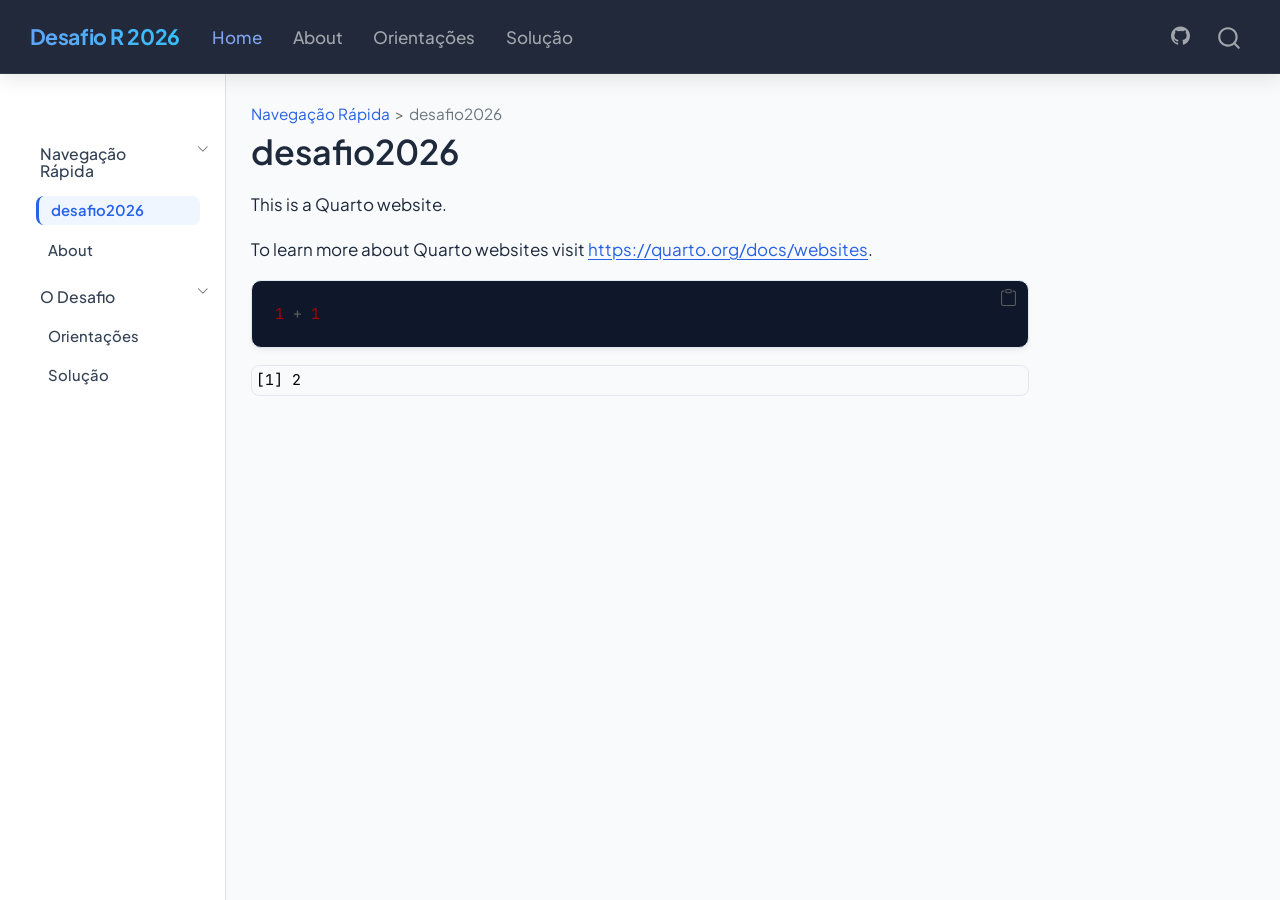
<file: docs/index.html>
<!DOCTYPE html>
<html xmlns="http://www.w3.org/1999/xhtml" lang="en" xml:lang="en"><head>

<meta charset="utf-8">
<meta name="generator" content="quarto-1.5.57">

<meta name="viewport" content="width=device-width, initial-scale=1.0, user-scalable=yes">


<title>desafio2026 – Desafio R 2026</title>
<style>
code{white-space: pre-wrap;}
span.smallcaps{font-variant: small-caps;}
div.columns{display: flex; gap: min(4vw, 1.5em);}
div.column{flex: auto; overflow-x: auto;}
div.hanging-indent{margin-left: 1.5em; text-indent: -1.5em;}
ul.task-list{list-style: none;}
ul.task-list li input[type="checkbox"] {
  width: 0.8em;
  margin: 0 0.8em 0.2em -1em; /* quarto-specific, see https://github.com/quarto-dev/quarto-cli/issues/4556 */ 
  vertical-align: middle;
}
/* CSS for syntax highlighting */
pre > code.sourceCode { white-space: pre; position: relative; }
pre > code.sourceCode > span { line-height: 1.25; }
pre > code.sourceCode > span:empty { height: 1.2em; }
.sourceCode { overflow: visible; }
code.sourceCode > span { color: inherit; text-decoration: inherit; }
div.sourceCode { margin: 1em 0; }
pre.sourceCode { margin: 0; }
@media screen {
div.sourceCode { overflow: auto; }
}
@media print {
pre > code.sourceCode { white-space: pre-wrap; }
pre > code.sourceCode > span { display: inline-block; text-indent: -5em; padding-left: 5em; }
}
pre.numberSource code
  { counter-reset: source-line 0; }
pre.numberSource code > span
  { position: relative; left: -4em; counter-increment: source-line; }
pre.numberSource code > span > a:first-child::before
  { content: counter(source-line);
    position: relative; left: -1em; text-align: right; vertical-align: baseline;
    border: none; display: inline-block;
    -webkit-touch-callout: none; -webkit-user-select: none;
    -khtml-user-select: none; -moz-user-select: none;
    -ms-user-select: none; user-select: none;
    padding: 0 4px; width: 4em;
  }
pre.numberSource { margin-left: 3em;  padding-left: 4px; }
div.sourceCode
  {   }
@media screen {
pre > code.sourceCode > span > a:first-child::before { text-decoration: underline; }
}
</style>


<script src="site_libs/quarto-nav/quarto-nav.js"></script>
<script src="site_libs/quarto-nav/headroom.min.js"></script>
<script src="site_libs/clipboard/clipboard.min.js"></script>
<script src="site_libs/quarto-search/autocomplete.umd.js"></script>
<script src="site_libs/quarto-search/fuse.min.js"></script>
<script src="site_libs/quarto-search/quarto-search.js"></script>
<meta name="quarto:offset" content="./">
<script src="site_libs/quarto-html/quarto.js"></script>
<script src="site_libs/quarto-html/popper.min.js"></script>
<script src="site_libs/quarto-html/tippy.umd.min.js"></script>
<script src="site_libs/quarto-html/anchor.min.js"></script>
<link href="site_libs/quarto-html/tippy.css" rel="stylesheet">
<link href="site_libs/quarto-html/quarto-syntax-highlighting.css" rel="stylesheet" id="quarto-text-highlighting-styles">
<script src="site_libs/bootstrap/bootstrap.min.js"></script>
<link href="site_libs/bootstrap/bootstrap-icons.css" rel="stylesheet">
<link href="site_libs/bootstrap/bootstrap.min.css" rel="stylesheet" id="quarto-bootstrap" data-mode="light">
<script id="quarto-search-options" type="application/json">{
  "location": "navbar",
  "copy-button": false,
  "collapse-after": 3,
  "panel-placement": "end",
  "type": "overlay",
  "limit": 50,
  "keyboard-shortcut": [
    "f",
    "/",
    "s"
  ],
  "show-item-context": false,
  "language": {
    "search-no-results-text": "No results",
    "search-matching-documents-text": "matching documents",
    "search-copy-link-title": "Copy link to search",
    "search-hide-matches-text": "Hide additional matches",
    "search-more-match-text": "more match in this document",
    "search-more-matches-text": "more matches in this document",
    "search-clear-button-title": "Clear",
    "search-text-placeholder": "",
    "search-detached-cancel-button-title": "Cancel",
    "search-submit-button-title": "Submit",
    "search-label": "Search"
  }
}</script>
<style>html{ scroll-behavior: smooth; }</style>


<link rel="stylesheet" href="styles.css">
</head>

<body class="nav-sidebar docked nav-fixed">

<div id="quarto-search-results"></div>
  <header id="quarto-header" class="headroom fixed-top">
    <nav class="navbar navbar-expand-lg " data-bs-theme="dark">
      <div class="navbar-container container-fluid">
      <div class="navbar-brand-container mx-auto">
    <a class="navbar-brand" href="./index.html">
    <span class="navbar-title">Desafio R 2026</span>
    </a>
  </div>
            <div id="quarto-search" class="" title="Search"></div>
          <button class="navbar-toggler" type="button" data-bs-toggle="collapse" data-bs-target="#navbarCollapse" aria-controls="navbarCollapse" role="menu" aria-expanded="false" aria-label="Toggle navigation" onclick="if (window.quartoToggleHeadroom) { window.quartoToggleHeadroom(); }">
  <span class="navbar-toggler-icon"></span>
</button>
          <div class="collapse navbar-collapse" id="navbarCollapse">
            <ul class="navbar-nav navbar-nav-scroll me-auto">
  <li class="nav-item">
    <a class="nav-link active" href="./index.html" aria-current="page"> 
<span class="menu-text">Home</span></a>
  </li>  
  <li class="nav-item">
    <a class="nav-link" href="./about.html"> 
<span class="menu-text">About</span></a>
  </li>  
  <li class="nav-item">
    <a class="nav-link" href="./desafio_2026.html"> 
<span class="menu-text">Orientações</span></a>
  </li>  
  <li class="nav-item">
    <a class="nav-link" href="./solucao.html"> 
<span class="menu-text">Solução</span></a>
  </li>  
</ul>
            <ul class="navbar-nav navbar-nav-scroll ms-auto">
  <li class="nav-item compact">
    <a class="nav-link" href="https://github.com"> <i class="bi bi-github" role="img" aria-label="GitHub">
</i> 
<span class="menu-text"></span></a>
  </li>  
</ul>
          </div> <!-- /navcollapse -->
            <div class="quarto-navbar-tools">
</div>
      </div> <!-- /container-fluid -->
    </nav>
  <nav class="quarto-secondary-nav">
    <div class="container-fluid d-flex">
      <button type="button" class="quarto-btn-toggle btn" data-bs-toggle="collapse" role="button" data-bs-target=".quarto-sidebar-collapse-item" aria-controls="quarto-sidebar" aria-expanded="false" aria-label="Toggle sidebar navigation" onclick="if (window.quartoToggleHeadroom) { window.quartoToggleHeadroom(); }">
        <i class="bi bi-layout-text-sidebar-reverse"></i>
      </button>
        <nav class="quarto-page-breadcrumbs" aria-label="breadcrumb"><ol class="breadcrumb"><li class="breadcrumb-item"><a href="./index.html">Navegação Rápida</a></li><li class="breadcrumb-item"><a href="./index.html">desafio2026</a></li></ol></nav>
        <a class="flex-grow-1" role="navigation" data-bs-toggle="collapse" data-bs-target=".quarto-sidebar-collapse-item" aria-controls="quarto-sidebar" aria-expanded="false" aria-label="Toggle sidebar navigation" onclick="if (window.quartoToggleHeadroom) { window.quartoToggleHeadroom(); }">      
        </a>
      <button type="button" class="btn quarto-search-button" aria-label="Search" onclick="window.quartoOpenSearch();">
        <i class="bi bi-search"></i>
      </button>
    </div>
  </nav>
</header>
<!-- content -->
<div id="quarto-content" class="quarto-container page-columns page-rows-contents page-layout-article page-navbar">
<!-- sidebar -->
  <nav id="quarto-sidebar" class="sidebar collapse collapse-horizontal quarto-sidebar-collapse-item sidebar-navigation docked overflow-auto">
        <div class="mt-2 flex-shrink-0 align-items-center">
        <div class="sidebar-search">
        <div id="quarto-search" class="" title="Search"></div>
        </div>
        </div>
    <div class="sidebar-menu-container"> 
    <ul class="list-unstyled mt-1">
        <li class="sidebar-item sidebar-item-section">
      <div class="sidebar-item-container"> 
            <a class="sidebar-item-text sidebar-link text-start" data-bs-toggle="collapse" data-bs-target="#quarto-sidebar-section-1" role="navigation" aria-expanded="true">
 <span class="menu-text">Navegação Rápida</span></a>
          <a class="sidebar-item-toggle text-start" data-bs-toggle="collapse" data-bs-target="#quarto-sidebar-section-1" role="navigation" aria-expanded="true" aria-label="Toggle section">
            <i class="bi bi-chevron-right ms-2"></i>
          </a> 
      </div>
      <ul id="quarto-sidebar-section-1" class="collapse list-unstyled sidebar-section depth1 show">  
          <li class="sidebar-item">
  <div class="sidebar-item-container"> 
  <a href="./index.html" class="sidebar-item-text sidebar-link active">
 <span class="menu-text">desafio2026</span></a>
  </div>
</li>
          <li class="sidebar-item">
  <div class="sidebar-item-container"> 
  <a href="./about.html" class="sidebar-item-text sidebar-link">
 <span class="menu-text">About</span></a>
  </div>
</li>
      </ul>
  </li>
        <li class="sidebar-item sidebar-item-section">
      <div class="sidebar-item-container"> 
            <a class="sidebar-item-text sidebar-link text-start" data-bs-toggle="collapse" data-bs-target="#quarto-sidebar-section-2" role="navigation" aria-expanded="true">
 <span class="menu-text">O Desafio</span></a>
          <a class="sidebar-item-toggle text-start" data-bs-toggle="collapse" data-bs-target="#quarto-sidebar-section-2" role="navigation" aria-expanded="true" aria-label="Toggle section">
            <i class="bi bi-chevron-right ms-2"></i>
          </a> 
      </div>
      <ul id="quarto-sidebar-section-2" class="collapse list-unstyled sidebar-section depth1 show">  
          <li class="sidebar-item">
  <div class="sidebar-item-container"> 
  <a href="./desafio_2026.html" class="sidebar-item-text sidebar-link">
 <span class="menu-text">Orientações</span></a>
  </div>
</li>
          <li class="sidebar-item">
  <div class="sidebar-item-container"> 
  <a href="./solucao.html" class="sidebar-item-text sidebar-link">
 <span class="menu-text">Solução</span></a>
  </div>
</li>
      </ul>
  </li>
    </ul>
    </div>
</nav>
<div id="quarto-sidebar-glass" class="quarto-sidebar-collapse-item" data-bs-toggle="collapse" data-bs-target=".quarto-sidebar-collapse-item"></div>
<!-- margin-sidebar -->
    <div id="quarto-margin-sidebar" class="sidebar margin-sidebar zindex-bottom">
        
    </div>
<!-- main -->
<main class="content" id="quarto-document-content">

<header id="title-block-header" class="quarto-title-block default"><nav class="quarto-page-breadcrumbs quarto-title-breadcrumbs d-none d-lg-block" aria-label="breadcrumb"><ol class="breadcrumb"><li class="breadcrumb-item"><a href="./index.html">Navegação Rápida</a></li><li class="breadcrumb-item"><a href="./index.html">desafio2026</a></li></ol></nav>
<div class="quarto-title">
<h1 class="title">desafio2026</h1>
</div>



<div class="quarto-title-meta">

    
  
    
  </div>
  


</header>


<p>This is a Quarto website.</p>
<p>To learn more about Quarto websites visit <a href="https://quarto.org/docs/websites" class="uri">https://quarto.org/docs/websites</a>.</p>
<div class="cell">
<div class="sourceCode cell-code" id="cb1"><pre class="sourceCode r code-with-copy"><code class="sourceCode r"><span id="cb1-1"><a href="#cb1-1" aria-hidden="true" tabindex="-1"></a><span class="dv">1</span> <span class="sc">+</span> <span class="dv">1</span></span></code><button title="Copy to Clipboard" class="code-copy-button"><i class="bi"></i></button></pre></div>
<div class="cell-output cell-output-stdout">
<pre><code>[1] 2</code></pre>
</div>
</div>



</main> <!-- /main -->
<script id="quarto-html-after-body" type="application/javascript">
window.document.addEventListener("DOMContentLoaded", function (event) {
  const toggleBodyColorMode = (bsSheetEl) => {
    const mode = bsSheetEl.getAttribute("data-mode");
    const bodyEl = window.document.querySelector("body");
    if (mode === "dark") {
      bodyEl.classList.add("quarto-dark");
      bodyEl.classList.remove("quarto-light");
    } else {
      bodyEl.classList.add("quarto-light");
      bodyEl.classList.remove("quarto-dark");
    }
  }
  const toggleBodyColorPrimary = () => {
    const bsSheetEl = window.document.querySelector("link#quarto-bootstrap");
    if (bsSheetEl) {
      toggleBodyColorMode(bsSheetEl);
    }
  }
  toggleBodyColorPrimary();  
  const icon = "";
  const anchorJS = new window.AnchorJS();
  anchorJS.options = {
    placement: 'right',
    icon: icon
  };
  anchorJS.add('.anchored');
  const isCodeAnnotation = (el) => {
    for (const clz of el.classList) {
      if (clz.startsWith('code-annotation-')) {                     
        return true;
      }
    }
    return false;
  }
  const onCopySuccess = function(e) {
    // button target
    const button = e.trigger;
    // don't keep focus
    button.blur();
    // flash "checked"
    button.classList.add('code-copy-button-checked');
    var currentTitle = button.getAttribute("title");
    button.setAttribute("title", "Copied!");
    let tooltip;
    if (window.bootstrap) {
      button.setAttribute("data-bs-toggle", "tooltip");
      button.setAttribute("data-bs-placement", "left");
      button.setAttribute("data-bs-title", "Copied!");
      tooltip = new bootstrap.Tooltip(button, 
        { trigger: "manual", 
          customClass: "code-copy-button-tooltip",
          offset: [0, -8]});
      tooltip.show();    
    }
    setTimeout(function() {
      if (tooltip) {
        tooltip.hide();
        button.removeAttribute("data-bs-title");
        button.removeAttribute("data-bs-toggle");
        button.removeAttribute("data-bs-placement");
      }
      button.setAttribute("title", currentTitle);
      button.classList.remove('code-copy-button-checked');
    }, 1000);
    // clear code selection
    e.clearSelection();
  }
  const getTextToCopy = function(trigger) {
      const codeEl = trigger.previousElementSibling.cloneNode(true);
      for (const childEl of codeEl.children) {
        if (isCodeAnnotation(childEl)) {
          childEl.remove();
        }
      }
      return codeEl.innerText;
  }
  const clipboard = new window.ClipboardJS('.code-copy-button:not([data-in-quarto-modal])', {
    text: getTextToCopy
  });
  clipboard.on('success', onCopySuccess);
  if (window.document.getElementById('quarto-embedded-source-code-modal')) {
    // For code content inside modals, clipBoardJS needs to be initialized with a container option
    // TODO: Check when it could be a function (https://github.com/zenorocha/clipboard.js/issues/860)
    const clipboardModal = new window.ClipboardJS('.code-copy-button[data-in-quarto-modal]', {
      text: getTextToCopy,
      container: window.document.getElementById('quarto-embedded-source-code-modal')
    });
    clipboardModal.on('success', onCopySuccess);
  }
    var localhostRegex = new RegExp(/^(?:http|https):\/\/localhost\:?[0-9]*\//);
    var mailtoRegex = new RegExp(/^mailto:/);
      var filterRegex = new RegExp('/' + window.location.host + '/');
    var isInternal = (href) => {
        return filterRegex.test(href) || localhostRegex.test(href) || mailtoRegex.test(href);
    }
    // Inspect non-navigation links and adorn them if external
 	var links = window.document.querySelectorAll('a[href]:not(.nav-link):not(.navbar-brand):not(.toc-action):not(.sidebar-link):not(.sidebar-item-toggle):not(.pagination-link):not(.no-external):not([aria-hidden]):not(.dropdown-item):not(.quarto-navigation-tool):not(.about-link)');
    for (var i=0; i<links.length; i++) {
      const link = links[i];
      if (!isInternal(link.href)) {
        // undo the damage that might have been done by quarto-nav.js in the case of
        // links that we want to consider external
        if (link.dataset.originalHref !== undefined) {
          link.href = link.dataset.originalHref;
        }
      }
    }
  function tippyHover(el, contentFn, onTriggerFn, onUntriggerFn) {
    const config = {
      allowHTML: true,
      maxWidth: 500,
      delay: 100,
      arrow: false,
      appendTo: function(el) {
          return el.parentElement;
      },
      interactive: true,
      interactiveBorder: 10,
      theme: 'quarto',
      placement: 'bottom-start',
    };
    if (contentFn) {
      config.content = contentFn;
    }
    if (onTriggerFn) {
      config.onTrigger = onTriggerFn;
    }
    if (onUntriggerFn) {
      config.onUntrigger = onUntriggerFn;
    }
    window.tippy(el, config); 
  }
  const noterefs = window.document.querySelectorAll('a[role="doc-noteref"]');
  for (var i=0; i<noterefs.length; i++) {
    const ref = noterefs[i];
    tippyHover(ref, function() {
      // use id or data attribute instead here
      let href = ref.getAttribute('data-footnote-href') || ref.getAttribute('href');
      try { href = new URL(href).hash; } catch {}
      const id = href.replace(/^#\/?/, "");
      const note = window.document.getElementById(id);
      if (note) {
        return note.innerHTML;
      } else {
        return "";
      }
    });
  }
  const xrefs = window.document.querySelectorAll('a.quarto-xref');
  const processXRef = (id, note) => {
    // Strip column container classes
    const stripColumnClz = (el) => {
      el.classList.remove("page-full", "page-columns");
      if (el.children) {
        for (const child of el.children) {
          stripColumnClz(child);
        }
      }
    }
    stripColumnClz(note)
    if (id === null || id.startsWith('sec-')) {
      // Special case sections, only their first couple elements
      const container = document.createElement("div");
      if (note.children && note.children.length > 2) {
        container.appendChild(note.children[0].cloneNode(true));
        for (let i = 1; i < note.children.length; i++) {
          const child = note.children[i];
          if (child.tagName === "P" && child.innerText === "") {
            continue;
          } else {
            container.appendChild(child.cloneNode(true));
            break;
          }
        }
        if (window.Quarto?.typesetMath) {
          window.Quarto.typesetMath(container);
        }
        return container.innerHTML
      } else {
        if (window.Quarto?.typesetMath) {
          window.Quarto.typesetMath(note);
        }
        return note.innerHTML;
      }
    } else {
      // Remove any anchor links if they are present
      const anchorLink = note.querySelector('a.anchorjs-link');
      if (anchorLink) {
        anchorLink.remove();
      }
      if (window.Quarto?.typesetMath) {
        window.Quarto.typesetMath(note);
      }
      // TODO in 1.5, we should make sure this works without a callout special case
      if (note.classList.contains("callout")) {
        return note.outerHTML;
      } else {
        return note.innerHTML;
      }
    }
  }
  for (var i=0; i<xrefs.length; i++) {
    const xref = xrefs[i];
    tippyHover(xref, undefined, function(instance) {
      instance.disable();
      let url = xref.getAttribute('href');
      let hash = undefined; 
      if (url.startsWith('#')) {
        hash = url;
      } else {
        try { hash = new URL(url).hash; } catch {}
      }
      if (hash) {
        const id = hash.replace(/^#\/?/, "");
        const note = window.document.getElementById(id);
        if (note !== null) {
          try {
            const html = processXRef(id, note.cloneNode(true));
            instance.setContent(html);
          } finally {
            instance.enable();
            instance.show();
          }
        } else {
          // See if we can fetch this
          fetch(url.split('#')[0])
          .then(res => res.text())
          .then(html => {
            const parser = new DOMParser();
            const htmlDoc = parser.parseFromString(html, "text/html");
            const note = htmlDoc.getElementById(id);
            if (note !== null) {
              const html = processXRef(id, note);
              instance.setContent(html);
            } 
          }).finally(() => {
            instance.enable();
            instance.show();
          });
        }
      } else {
        // See if we can fetch a full url (with no hash to target)
        // This is a special case and we should probably do some content thinning / targeting
        fetch(url)
        .then(res => res.text())
        .then(html => {
          const parser = new DOMParser();
          const htmlDoc = parser.parseFromString(html, "text/html");
          const note = htmlDoc.querySelector('main.content');
          if (note !== null) {
            // This should only happen for chapter cross references
            // (since there is no id in the URL)
            // remove the first header
            if (note.children.length > 0 && note.children[0].tagName === "HEADER") {
              note.children[0].remove();
            }
            const html = processXRef(null, note);
            instance.setContent(html);
          } 
        }).finally(() => {
          instance.enable();
          instance.show();
        });
      }
    }, function(instance) {
    });
  }
      let selectedAnnoteEl;
      const selectorForAnnotation = ( cell, annotation) => {
        let cellAttr = 'data-code-cell="' + cell + '"';
        let lineAttr = 'data-code-annotation="' +  annotation + '"';
        const selector = 'span[' + cellAttr + '][' + lineAttr + ']';
        return selector;
      }
      const selectCodeLines = (annoteEl) => {
        const doc = window.document;
        const targetCell = annoteEl.getAttribute("data-target-cell");
        const targetAnnotation = annoteEl.getAttribute("data-target-annotation");
        const annoteSpan = window.document.querySelector(selectorForAnnotation(targetCell, targetAnnotation));
        const lines = annoteSpan.getAttribute("data-code-lines").split(",");
        const lineIds = lines.map((line) => {
          return targetCell + "-" + line;
        })
        let top = null;
        let height = null;
        let parent = null;
        if (lineIds.length > 0) {
            //compute the position of the single el (top and bottom and make a div)
            const el = window.document.getElementById(lineIds[0]);
            top = el.offsetTop;
            height = el.offsetHeight;
            parent = el.parentElement.parentElement;
          if (lineIds.length > 1) {
            const lastEl = window.document.getElementById(lineIds[lineIds.length - 1]);
            const bottom = lastEl.offsetTop + lastEl.offsetHeight;
            height = bottom - top;
          }
          if (top !== null && height !== null && parent !== null) {
            // cook up a div (if necessary) and position it 
            let div = window.document.getElementById("code-annotation-line-highlight");
            if (div === null) {
              div = window.document.createElement("div");
              div.setAttribute("id", "code-annotation-line-highlight");
              div.style.position = 'absolute';
              parent.appendChild(div);
            }
            div.style.top = top - 2 + "px";
            div.style.height = height + 4 + "px";
            div.style.left = 0;
            let gutterDiv = window.document.getElementById("code-annotation-line-highlight-gutter");
            if (gutterDiv === null) {
              gutterDiv = window.document.createElement("div");
              gutterDiv.setAttribute("id", "code-annotation-line-highlight-gutter");
              gutterDiv.style.position = 'absolute';
              const codeCell = window.document.getElementById(targetCell);
              const gutter = codeCell.querySelector('.code-annotation-gutter');
              gutter.appendChild(gutterDiv);
            }
            gutterDiv.style.top = top - 2 + "px";
            gutterDiv.style.height = height + 4 + "px";
          }
          selectedAnnoteEl = annoteEl;
        }
      };
      const unselectCodeLines = () => {
        const elementsIds = ["code-annotation-line-highlight", "code-annotation-line-highlight-gutter"];
        elementsIds.forEach((elId) => {
          const div = window.document.getElementById(elId);
          if (div) {
            div.remove();
          }
        });
        selectedAnnoteEl = undefined;
      };
        // Handle positioning of the toggle
    window.addEventListener(
      "resize",
      throttle(() => {
        elRect = undefined;
        if (selectedAnnoteEl) {
          selectCodeLines(selectedAnnoteEl);
        }
      }, 10)
    );
    function throttle(fn, ms) {
    let throttle = false;
    let timer;
      return (...args) => {
        if(!throttle) { // first call gets through
            fn.apply(this, args);
            throttle = true;
        } else { // all the others get throttled
            if(timer) clearTimeout(timer); // cancel #2
            timer = setTimeout(() => {
              fn.apply(this, args);
              timer = throttle = false;
            }, ms);
        }
      };
    }
      // Attach click handler to the DT
      const annoteDls = window.document.querySelectorAll('dt[data-target-cell]');
      for (const annoteDlNode of annoteDls) {
        annoteDlNode.addEventListener('click', (event) => {
          const clickedEl = event.target;
          if (clickedEl !== selectedAnnoteEl) {
            unselectCodeLines();
            const activeEl = window.document.querySelector('dt[data-target-cell].code-annotation-active');
            if (activeEl) {
              activeEl.classList.remove('code-annotation-active');
            }
            selectCodeLines(clickedEl);
            clickedEl.classList.add('code-annotation-active');
          } else {
            // Unselect the line
            unselectCodeLines();
            clickedEl.classList.remove('code-annotation-active');
          }
        });
      }
  const findCites = (el) => {
    const parentEl = el.parentElement;
    if (parentEl) {
      const cites = parentEl.dataset.cites;
      if (cites) {
        return {
          el,
          cites: cites.split(' ')
        };
      } else {
        return findCites(el.parentElement)
      }
    } else {
      return undefined;
    }
  };
  var bibliorefs = window.document.querySelectorAll('a[role="doc-biblioref"]');
  for (var i=0; i<bibliorefs.length; i++) {
    const ref = bibliorefs[i];
    const citeInfo = findCites(ref);
    if (citeInfo) {
      tippyHover(citeInfo.el, function() {
        var popup = window.document.createElement('div');
        citeInfo.cites.forEach(function(cite) {
          var citeDiv = window.document.createElement('div');
          citeDiv.classList.add('hanging-indent');
          citeDiv.classList.add('csl-entry');
          var biblioDiv = window.document.getElementById('ref-' + cite);
          if (biblioDiv) {
            citeDiv.innerHTML = biblioDiv.innerHTML;
          }
          popup.appendChild(citeDiv);
        });
        return popup.innerHTML;
      });
    }
  }
});
</script>
</div> <!-- /content -->




<script src="site_libs/quarto-html/zenscroll-min.js"></script>
</body></html>
</file>
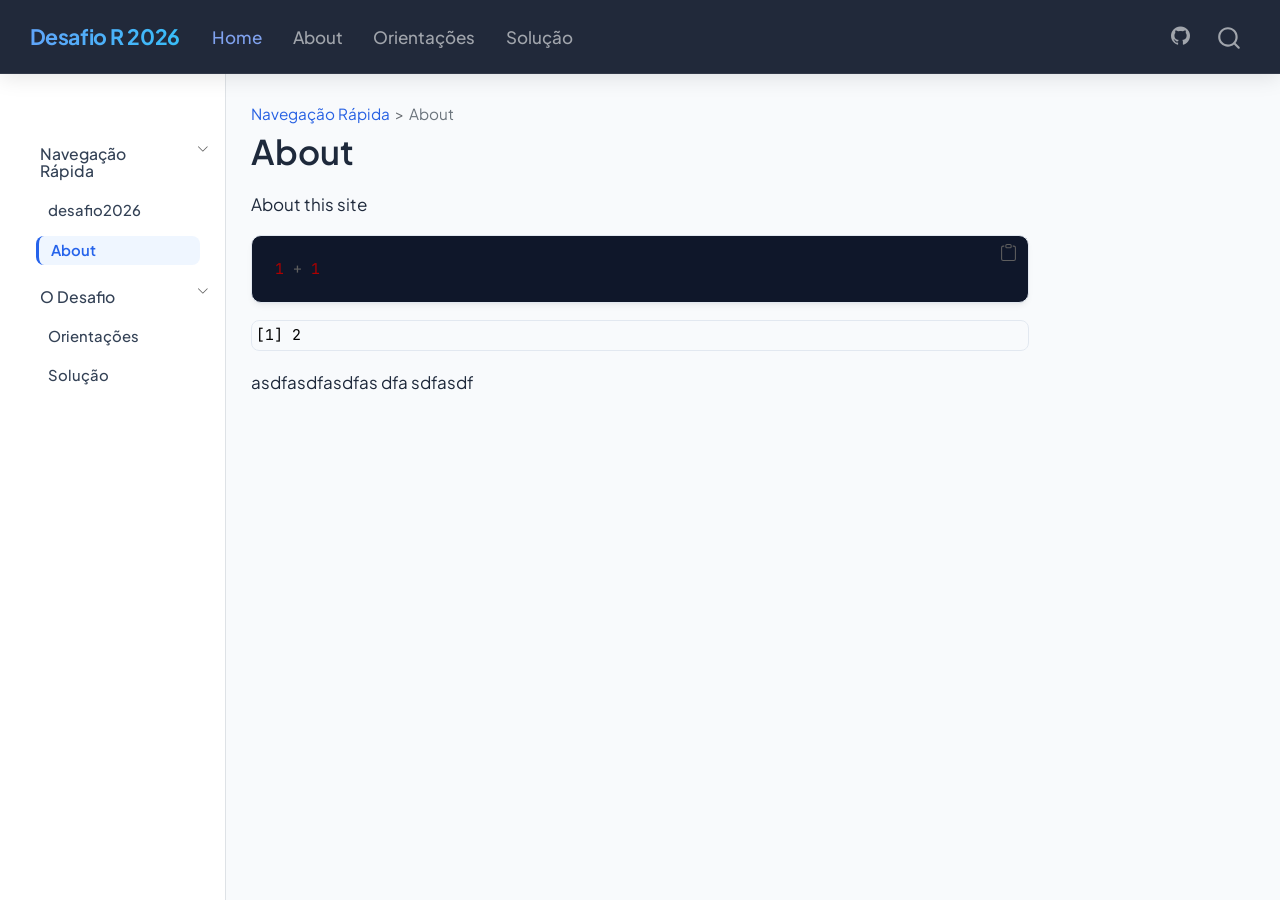
<file: docs/about.html>
<!DOCTYPE html>
<html xmlns="http://www.w3.org/1999/xhtml" lang="en" xml:lang="en"><head>

<meta charset="utf-8">
<meta name="generator" content="quarto-1.5.57">

<meta name="viewport" content="width=device-width, initial-scale=1.0, user-scalable=yes">


<title>About – Desafio R 2026</title>
<style>
code{white-space: pre-wrap;}
span.smallcaps{font-variant: small-caps;}
div.columns{display: flex; gap: min(4vw, 1.5em);}
div.column{flex: auto; overflow-x: auto;}
div.hanging-indent{margin-left: 1.5em; text-indent: -1.5em;}
ul.task-list{list-style: none;}
ul.task-list li input[type="checkbox"] {
  width: 0.8em;
  margin: 0 0.8em 0.2em -1em; /* quarto-specific, see https://github.com/quarto-dev/quarto-cli/issues/4556 */ 
  vertical-align: middle;
}
/* CSS for syntax highlighting */
pre > code.sourceCode { white-space: pre; position: relative; }
pre > code.sourceCode > span { line-height: 1.25; }
pre > code.sourceCode > span:empty { height: 1.2em; }
.sourceCode { overflow: visible; }
code.sourceCode > span { color: inherit; text-decoration: inherit; }
div.sourceCode { margin: 1em 0; }
pre.sourceCode { margin: 0; }
@media screen {
div.sourceCode { overflow: auto; }
}
@media print {
pre > code.sourceCode { white-space: pre-wrap; }
pre > code.sourceCode > span { display: inline-block; text-indent: -5em; padding-left: 5em; }
}
pre.numberSource code
  { counter-reset: source-line 0; }
pre.numberSource code > span
  { position: relative; left: -4em; counter-increment: source-line; }
pre.numberSource code > span > a:first-child::before
  { content: counter(source-line);
    position: relative; left: -1em; text-align: right; vertical-align: baseline;
    border: none; display: inline-block;
    -webkit-touch-callout: none; -webkit-user-select: none;
    -khtml-user-select: none; -moz-user-select: none;
    -ms-user-select: none; user-select: none;
    padding: 0 4px; width: 4em;
  }
pre.numberSource { margin-left: 3em;  padding-left: 4px; }
div.sourceCode
  {   }
@media screen {
pre > code.sourceCode > span > a:first-child::before { text-decoration: underline; }
}
</style>


<script src="site_libs/quarto-nav/quarto-nav.js"></script>
<script src="site_libs/quarto-nav/headroom.min.js"></script>
<script src="site_libs/clipboard/clipboard.min.js"></script>
<script src="site_libs/quarto-search/autocomplete.umd.js"></script>
<script src="site_libs/quarto-search/fuse.min.js"></script>
<script src="site_libs/quarto-search/quarto-search.js"></script>
<meta name="quarto:offset" content="./">
<script src="site_libs/quarto-html/quarto.js"></script>
<script src="site_libs/quarto-html/popper.min.js"></script>
<script src="site_libs/quarto-html/tippy.umd.min.js"></script>
<script src="site_libs/quarto-html/anchor.min.js"></script>
<link href="site_libs/quarto-html/tippy.css" rel="stylesheet">
<link href="site_libs/quarto-html/quarto-syntax-highlighting.css" rel="stylesheet" id="quarto-text-highlighting-styles">
<script src="site_libs/bootstrap/bootstrap.min.js"></script>
<link href="site_libs/bootstrap/bootstrap-icons.css" rel="stylesheet">
<link href="site_libs/bootstrap/bootstrap.min.css" rel="stylesheet" id="quarto-bootstrap" data-mode="light">
<script id="quarto-search-options" type="application/json">{
  "location": "navbar",
  "copy-button": false,
  "collapse-after": 3,
  "panel-placement": "end",
  "type": "overlay",
  "limit": 50,
  "keyboard-shortcut": [
    "f",
    "/",
    "s"
  ],
  "show-item-context": false,
  "language": {
    "search-no-results-text": "No results",
    "search-matching-documents-text": "matching documents",
    "search-copy-link-title": "Copy link to search",
    "search-hide-matches-text": "Hide additional matches",
    "search-more-match-text": "more match in this document",
    "search-more-matches-text": "more matches in this document",
    "search-clear-button-title": "Clear",
    "search-text-placeholder": "",
    "search-detached-cancel-button-title": "Cancel",
    "search-submit-button-title": "Submit",
    "search-label": "Search"
  }
}</script>
<style>html{ scroll-behavior: smooth; }</style>


<link rel="stylesheet" href="styles.css">
</head>

<body class="nav-sidebar docked nav-fixed">

<div id="quarto-search-results"></div>
  <header id="quarto-header" class="headroom fixed-top">
    <nav class="navbar navbar-expand-lg " data-bs-theme="dark">
      <div class="navbar-container container-fluid">
      <div class="navbar-brand-container mx-auto">
    <a class="navbar-brand" href="./index.html">
    <span class="navbar-title">Desafio R 2026</span>
    </a>
  </div>
            <div id="quarto-search" class="" title="Search"></div>
          <button class="navbar-toggler" type="button" data-bs-toggle="collapse" data-bs-target="#navbarCollapse" aria-controls="navbarCollapse" role="menu" aria-expanded="false" aria-label="Toggle navigation" onclick="if (window.quartoToggleHeadroom) { window.quartoToggleHeadroom(); }">
  <span class="navbar-toggler-icon"></span>
</button>
          <div class="collapse navbar-collapse" id="navbarCollapse">
            <ul class="navbar-nav navbar-nav-scroll me-auto">
  <li class="nav-item">
    <a class="nav-link active" href="./index.html" aria-current="page"> 
<span class="menu-text">Home</span></a>
  </li>  
  <li class="nav-item">
    <a class="nav-link" href="./about.html"> 
<span class="menu-text">About</span></a>
  </li>  
  <li class="nav-item">
    <a class="nav-link" href="./desafio_2026.html"> 
<span class="menu-text">Orientações</span></a>
  </li>  
  <li class="nav-item">
    <a class="nav-link" href="./solucao.html"> 
<span class="menu-text">Solução</span></a>
  </li>  
</ul>
            <ul class="navbar-nav navbar-nav-scroll ms-auto">
  <li class="nav-item compact">
    <a class="nav-link" href="https://github.com"> <i class="bi bi-github" role="img" aria-label="GitHub">
</i> 
<span class="menu-text"></span></a>
  </li>  
</ul>
          </div> <!-- /navcollapse -->
            <div class="quarto-navbar-tools">
</div>
      </div> <!-- /container-fluid -->
    </nav>
  <nav class="quarto-secondary-nav">
    <div class="container-fluid d-flex">
      <button type="button" class="quarto-btn-toggle btn" data-bs-toggle="collapse" role="button" data-bs-target=".quarto-sidebar-collapse-item" aria-controls="quarto-sidebar" aria-expanded="false" aria-label="Toggle sidebar navigation" onclick="if (window.quartoToggleHeadroom) { window.quartoToggleHeadroom(); }">
        <i class="bi bi-layout-text-sidebar-reverse"></i>
      </button>
        <nav class="quarto-page-breadcrumbs" aria-label="breadcrumb"><ol class="breadcrumb"><li class="breadcrumb-item"><a href="./index.html">Navegação Rápida</a></li><li class="breadcrumb-item"><a href="./about.html">About</a></li></ol></nav>
        <a class="flex-grow-1" role="navigation" data-bs-toggle="collapse" data-bs-target=".quarto-sidebar-collapse-item" aria-controls="quarto-sidebar" aria-expanded="false" aria-label="Toggle sidebar navigation" onclick="if (window.quartoToggleHeadroom) { window.quartoToggleHeadroom(); }">      
        </a>
      <button type="button" class="btn quarto-search-button" aria-label="Search" onclick="window.quartoOpenSearch();">
        <i class="bi bi-search"></i>
      </button>
    </div>
  </nav>
</header>
<!-- content -->
<div id="quarto-content" class="quarto-container page-columns page-rows-contents page-layout-article page-navbar">
<!-- sidebar -->
  <nav id="quarto-sidebar" class="sidebar collapse collapse-horizontal quarto-sidebar-collapse-item sidebar-navigation docked overflow-auto">
        <div class="mt-2 flex-shrink-0 align-items-center">
        <div class="sidebar-search">
        <div id="quarto-search" class="" title="Search"></div>
        </div>
        </div>
    <div class="sidebar-menu-container"> 
    <ul class="list-unstyled mt-1">
        <li class="sidebar-item sidebar-item-section">
      <div class="sidebar-item-container"> 
            <a class="sidebar-item-text sidebar-link text-start" data-bs-toggle="collapse" data-bs-target="#quarto-sidebar-section-1" role="navigation" aria-expanded="true">
 <span class="menu-text">Navegação Rápida</span></a>
          <a class="sidebar-item-toggle text-start" data-bs-toggle="collapse" data-bs-target="#quarto-sidebar-section-1" role="navigation" aria-expanded="true" aria-label="Toggle section">
            <i class="bi bi-chevron-right ms-2"></i>
          </a> 
      </div>
      <ul id="quarto-sidebar-section-1" class="collapse list-unstyled sidebar-section depth1 show">  
          <li class="sidebar-item">
  <div class="sidebar-item-container"> 
  <a href="./index.html" class="sidebar-item-text sidebar-link">
 <span class="menu-text">desafio2026</span></a>
  </div>
</li>
          <li class="sidebar-item">
  <div class="sidebar-item-container"> 
  <a href="./about.html" class="sidebar-item-text sidebar-link active">
 <span class="menu-text">About</span></a>
  </div>
</li>
      </ul>
  </li>
        <li class="sidebar-item sidebar-item-section">
      <div class="sidebar-item-container"> 
            <a class="sidebar-item-text sidebar-link text-start" data-bs-toggle="collapse" data-bs-target="#quarto-sidebar-section-2" role="navigation" aria-expanded="true">
 <span class="menu-text">O Desafio</span></a>
          <a class="sidebar-item-toggle text-start" data-bs-toggle="collapse" data-bs-target="#quarto-sidebar-section-2" role="navigation" aria-expanded="true" aria-label="Toggle section">
            <i class="bi bi-chevron-right ms-2"></i>
          </a> 
      </div>
      <ul id="quarto-sidebar-section-2" class="collapse list-unstyled sidebar-section depth1 show">  
          <li class="sidebar-item">
  <div class="sidebar-item-container"> 
  <a href="./desafio_2026.html" class="sidebar-item-text sidebar-link">
 <span class="menu-text">Orientações</span></a>
  </div>
</li>
          <li class="sidebar-item">
  <div class="sidebar-item-container"> 
  <a href="./solucao.html" class="sidebar-item-text sidebar-link">
 <span class="menu-text">Solução</span></a>
  </div>
</li>
      </ul>
  </li>
    </ul>
    </div>
</nav>
<div id="quarto-sidebar-glass" class="quarto-sidebar-collapse-item" data-bs-toggle="collapse" data-bs-target=".quarto-sidebar-collapse-item"></div>
<!-- margin-sidebar -->
    <div id="quarto-margin-sidebar" class="sidebar margin-sidebar zindex-bottom">
        
    </div>
<!-- main -->
<main class="content" id="quarto-document-content">

<header id="title-block-header" class="quarto-title-block default"><nav class="quarto-page-breadcrumbs quarto-title-breadcrumbs d-none d-lg-block" aria-label="breadcrumb"><ol class="breadcrumb"><li class="breadcrumb-item"><a href="./index.html">Navegação Rápida</a></li><li class="breadcrumb-item"><a href="./about.html">About</a></li></ol></nav>
<div class="quarto-title">
<h1 class="title">About</h1>
</div>



<div class="quarto-title-meta">

    
  
    
  </div>
  


</header>


<p>About this site</p>
<div class="cell">
<div class="sourceCode cell-code" id="cb1"><pre class="sourceCode r code-with-copy"><code class="sourceCode r"><span id="cb1-1"><a href="#cb1-1" aria-hidden="true" tabindex="-1"></a><span class="dv">1</span> <span class="sc">+</span> <span class="dv">1</span></span></code><button title="Copy to Clipboard" class="code-copy-button"><i class="bi"></i></button></pre></div>
<div class="cell-output cell-output-stdout">
<pre><code>[1] 2</code></pre>
</div>
</div>
<p>asdfasdfasdfas dfa sdfasdf</p>



</main> <!-- /main -->
<script id="quarto-html-after-body" type="application/javascript">
window.document.addEventListener("DOMContentLoaded", function (event) {
  const toggleBodyColorMode = (bsSheetEl) => {
    const mode = bsSheetEl.getAttribute("data-mode");
    const bodyEl = window.document.querySelector("body");
    if (mode === "dark") {
      bodyEl.classList.add("quarto-dark");
      bodyEl.classList.remove("quarto-light");
    } else {
      bodyEl.classList.add("quarto-light");
      bodyEl.classList.remove("quarto-dark");
    }
  }
  const toggleBodyColorPrimary = () => {
    const bsSheetEl = window.document.querySelector("link#quarto-bootstrap");
    if (bsSheetEl) {
      toggleBodyColorMode(bsSheetEl);
    }
  }
  toggleBodyColorPrimary();  
  const icon = "";
  const anchorJS = new window.AnchorJS();
  anchorJS.options = {
    placement: 'right',
    icon: icon
  };
  anchorJS.add('.anchored');
  const isCodeAnnotation = (el) => {
    for (const clz of el.classList) {
      if (clz.startsWith('code-annotation-')) {                     
        return true;
      }
    }
    return false;
  }
  const onCopySuccess = function(e) {
    // button target
    const button = e.trigger;
    // don't keep focus
    button.blur();
    // flash "checked"
    button.classList.add('code-copy-button-checked');
    var currentTitle = button.getAttribute("title");
    button.setAttribute("title", "Copied!");
    let tooltip;
    if (window.bootstrap) {
      button.setAttribute("data-bs-toggle", "tooltip");
      button.setAttribute("data-bs-placement", "left");
      button.setAttribute("data-bs-title", "Copied!");
      tooltip = new bootstrap.Tooltip(button, 
        { trigger: "manual", 
          customClass: "code-copy-button-tooltip",
          offset: [0, -8]});
      tooltip.show();    
    }
    setTimeout(function() {
      if (tooltip) {
        tooltip.hide();
        button.removeAttribute("data-bs-title");
        button.removeAttribute("data-bs-toggle");
        button.removeAttribute("data-bs-placement");
      }
      button.setAttribute("title", currentTitle);
      button.classList.remove('code-copy-button-checked');
    }, 1000);
    // clear code selection
    e.clearSelection();
  }
  const getTextToCopy = function(trigger) {
      const codeEl = trigger.previousElementSibling.cloneNode(true);
      for (const childEl of codeEl.children) {
        if (isCodeAnnotation(childEl)) {
          childEl.remove();
        }
      }
      return codeEl.innerText;
  }
  const clipboard = new window.ClipboardJS('.code-copy-button:not([data-in-quarto-modal])', {
    text: getTextToCopy
  });
  clipboard.on('success', onCopySuccess);
  if (window.document.getElementById('quarto-embedded-source-code-modal')) {
    // For code content inside modals, clipBoardJS needs to be initialized with a container option
    // TODO: Check when it could be a function (https://github.com/zenorocha/clipboard.js/issues/860)
    const clipboardModal = new window.ClipboardJS('.code-copy-button[data-in-quarto-modal]', {
      text: getTextToCopy,
      container: window.document.getElementById('quarto-embedded-source-code-modal')
    });
    clipboardModal.on('success', onCopySuccess);
  }
    var localhostRegex = new RegExp(/^(?:http|https):\/\/localhost\:?[0-9]*\//);
    var mailtoRegex = new RegExp(/^mailto:/);
      var filterRegex = new RegExp('/' + window.location.host + '/');
    var isInternal = (href) => {
        return filterRegex.test(href) || localhostRegex.test(href) || mailtoRegex.test(href);
    }
    // Inspect non-navigation links and adorn them if external
 	var links = window.document.querySelectorAll('a[href]:not(.nav-link):not(.navbar-brand):not(.toc-action):not(.sidebar-link):not(.sidebar-item-toggle):not(.pagination-link):not(.no-external):not([aria-hidden]):not(.dropdown-item):not(.quarto-navigation-tool):not(.about-link)');
    for (var i=0; i<links.length; i++) {
      const link = links[i];
      if (!isInternal(link.href)) {
        // undo the damage that might have been done by quarto-nav.js in the case of
        // links that we want to consider external
        if (link.dataset.originalHref !== undefined) {
          link.href = link.dataset.originalHref;
        }
      }
    }
  function tippyHover(el, contentFn, onTriggerFn, onUntriggerFn) {
    const config = {
      allowHTML: true,
      maxWidth: 500,
      delay: 100,
      arrow: false,
      appendTo: function(el) {
          return el.parentElement;
      },
      interactive: true,
      interactiveBorder: 10,
      theme: 'quarto',
      placement: 'bottom-start',
    };
    if (contentFn) {
      config.content = contentFn;
    }
    if (onTriggerFn) {
      config.onTrigger = onTriggerFn;
    }
    if (onUntriggerFn) {
      config.onUntrigger = onUntriggerFn;
    }
    window.tippy(el, config); 
  }
  const noterefs = window.document.querySelectorAll('a[role="doc-noteref"]');
  for (var i=0; i<noterefs.length; i++) {
    const ref = noterefs[i];
    tippyHover(ref, function() {
      // use id or data attribute instead here
      let href = ref.getAttribute('data-footnote-href') || ref.getAttribute('href');
      try { href = new URL(href).hash; } catch {}
      const id = href.replace(/^#\/?/, "");
      const note = window.document.getElementById(id);
      if (note) {
        return note.innerHTML;
      } else {
        return "";
      }
    });
  }
  const xrefs = window.document.querySelectorAll('a.quarto-xref');
  const processXRef = (id, note) => {
    // Strip column container classes
    const stripColumnClz = (el) => {
      el.classList.remove("page-full", "page-columns");
      if (el.children) {
        for (const child of el.children) {
          stripColumnClz(child);
        }
      }
    }
    stripColumnClz(note)
    if (id === null || id.startsWith('sec-')) {
      // Special case sections, only their first couple elements
      const container = document.createElement("div");
      if (note.children && note.children.length > 2) {
        container.appendChild(note.children[0].cloneNode(true));
        for (let i = 1; i < note.children.length; i++) {
          const child = note.children[i];
          if (child.tagName === "P" && child.innerText === "") {
            continue;
          } else {
            container.appendChild(child.cloneNode(true));
            break;
          }
        }
        if (window.Quarto?.typesetMath) {
          window.Quarto.typesetMath(container);
        }
        return container.innerHTML
      } else {
        if (window.Quarto?.typesetMath) {
          window.Quarto.typesetMath(note);
        }
        return note.innerHTML;
      }
    } else {
      // Remove any anchor links if they are present
      const anchorLink = note.querySelector('a.anchorjs-link');
      if (anchorLink) {
        anchorLink.remove();
      }
      if (window.Quarto?.typesetMath) {
        window.Quarto.typesetMath(note);
      }
      // TODO in 1.5, we should make sure this works without a callout special case
      if (note.classList.contains("callout")) {
        return note.outerHTML;
      } else {
        return note.innerHTML;
      }
    }
  }
  for (var i=0; i<xrefs.length; i++) {
    const xref = xrefs[i];
    tippyHover(xref, undefined, function(instance) {
      instance.disable();
      let url = xref.getAttribute('href');
      let hash = undefined; 
      if (url.startsWith('#')) {
        hash = url;
      } else {
        try { hash = new URL(url).hash; } catch {}
      }
      if (hash) {
        const id = hash.replace(/^#\/?/, "");
        const note = window.document.getElementById(id);
        if (note !== null) {
          try {
            const html = processXRef(id, note.cloneNode(true));
            instance.setContent(html);
          } finally {
            instance.enable();
            instance.show();
          }
        } else {
          // See if we can fetch this
          fetch(url.split('#')[0])
          .then(res => res.text())
          .then(html => {
            const parser = new DOMParser();
            const htmlDoc = parser.parseFromString(html, "text/html");
            const note = htmlDoc.getElementById(id);
            if (note !== null) {
              const html = processXRef(id, note);
              instance.setContent(html);
            } 
          }).finally(() => {
            instance.enable();
            instance.show();
          });
        }
      } else {
        // See if we can fetch a full url (with no hash to target)
        // This is a special case and we should probably do some content thinning / targeting
        fetch(url)
        .then(res => res.text())
        .then(html => {
          const parser = new DOMParser();
          const htmlDoc = parser.parseFromString(html, "text/html");
          const note = htmlDoc.querySelector('main.content');
          if (note !== null) {
            // This should only happen for chapter cross references
            // (since there is no id in the URL)
            // remove the first header
            if (note.children.length > 0 && note.children[0].tagName === "HEADER") {
              note.children[0].remove();
            }
            const html = processXRef(null, note);
            instance.setContent(html);
          } 
        }).finally(() => {
          instance.enable();
          instance.show();
        });
      }
    }, function(instance) {
    });
  }
      let selectedAnnoteEl;
      const selectorForAnnotation = ( cell, annotation) => {
        let cellAttr = 'data-code-cell="' + cell + '"';
        let lineAttr = 'data-code-annotation="' +  annotation + '"';
        const selector = 'span[' + cellAttr + '][' + lineAttr + ']';
        return selector;
      }
      const selectCodeLines = (annoteEl) => {
        const doc = window.document;
        const targetCell = annoteEl.getAttribute("data-target-cell");
        const targetAnnotation = annoteEl.getAttribute("data-target-annotation");
        const annoteSpan = window.document.querySelector(selectorForAnnotation(targetCell, targetAnnotation));
        const lines = annoteSpan.getAttribute("data-code-lines").split(",");
        const lineIds = lines.map((line) => {
          return targetCell + "-" + line;
        })
        let top = null;
        let height = null;
        let parent = null;
        if (lineIds.length > 0) {
            //compute the position of the single el (top and bottom and make a div)
            const el = window.document.getElementById(lineIds[0]);
            top = el.offsetTop;
            height = el.offsetHeight;
            parent = el.parentElement.parentElement;
          if (lineIds.length > 1) {
            const lastEl = window.document.getElementById(lineIds[lineIds.length - 1]);
            const bottom = lastEl.offsetTop + lastEl.offsetHeight;
            height = bottom - top;
          }
          if (top !== null && height !== null && parent !== null) {
            // cook up a div (if necessary) and position it 
            let div = window.document.getElementById("code-annotation-line-highlight");
            if (div === null) {
              div = window.document.createElement("div");
              div.setAttribute("id", "code-annotation-line-highlight");
              div.style.position = 'absolute';
              parent.appendChild(div);
            }
            div.style.top = top - 2 + "px";
            div.style.height = height + 4 + "px";
            div.style.left = 0;
            let gutterDiv = window.document.getElementById("code-annotation-line-highlight-gutter");
            if (gutterDiv === null) {
              gutterDiv = window.document.createElement("div");
              gutterDiv.setAttribute("id", "code-annotation-line-highlight-gutter");
              gutterDiv.style.position = 'absolute';
              const codeCell = window.document.getElementById(targetCell);
              const gutter = codeCell.querySelector('.code-annotation-gutter');
              gutter.appendChild(gutterDiv);
            }
            gutterDiv.style.top = top - 2 + "px";
            gutterDiv.style.height = height + 4 + "px";
          }
          selectedAnnoteEl = annoteEl;
        }
      };
      const unselectCodeLines = () => {
        const elementsIds = ["code-annotation-line-highlight", "code-annotation-line-highlight-gutter"];
        elementsIds.forEach((elId) => {
          const div = window.document.getElementById(elId);
          if (div) {
            div.remove();
          }
        });
        selectedAnnoteEl = undefined;
      };
        // Handle positioning of the toggle
    window.addEventListener(
      "resize",
      throttle(() => {
        elRect = undefined;
        if (selectedAnnoteEl) {
          selectCodeLines(selectedAnnoteEl);
        }
      }, 10)
    );
    function throttle(fn, ms) {
    let throttle = false;
    let timer;
      return (...args) => {
        if(!throttle) { // first call gets through
            fn.apply(this, args);
            throttle = true;
        } else { // all the others get throttled
            if(timer) clearTimeout(timer); // cancel #2
            timer = setTimeout(() => {
              fn.apply(this, args);
              timer = throttle = false;
            }, ms);
        }
      };
    }
      // Attach click handler to the DT
      const annoteDls = window.document.querySelectorAll('dt[data-target-cell]');
      for (const annoteDlNode of annoteDls) {
        annoteDlNode.addEventListener('click', (event) => {
          const clickedEl = event.target;
          if (clickedEl !== selectedAnnoteEl) {
            unselectCodeLines();
            const activeEl = window.document.querySelector('dt[data-target-cell].code-annotation-active');
            if (activeEl) {
              activeEl.classList.remove('code-annotation-active');
            }
            selectCodeLines(clickedEl);
            clickedEl.classList.add('code-annotation-active');
          } else {
            // Unselect the line
            unselectCodeLines();
            clickedEl.classList.remove('code-annotation-active');
          }
        });
      }
  const findCites = (el) => {
    const parentEl = el.parentElement;
    if (parentEl) {
      const cites = parentEl.dataset.cites;
      if (cites) {
        return {
          el,
          cites: cites.split(' ')
        };
      } else {
        return findCites(el.parentElement)
      }
    } else {
      return undefined;
    }
  };
  var bibliorefs = window.document.querySelectorAll('a[role="doc-biblioref"]');
  for (var i=0; i<bibliorefs.length; i++) {
    const ref = bibliorefs[i];
    const citeInfo = findCites(ref);
    if (citeInfo) {
      tippyHover(citeInfo.el, function() {
        var popup = window.document.createElement('div');
        citeInfo.cites.forEach(function(cite) {
          var citeDiv = window.document.createElement('div');
          citeDiv.classList.add('hanging-indent');
          citeDiv.classList.add('csl-entry');
          var biblioDiv = window.document.getElementById('ref-' + cite);
          if (biblioDiv) {
            citeDiv.innerHTML = biblioDiv.innerHTML;
          }
          popup.appendChild(citeDiv);
        });
        return popup.innerHTML;
      });
    }
  }
});
</script>
</div> <!-- /content -->




<script src="site_libs/quarto-html/zenscroll-min.js"></script>
</body></html>
</file>
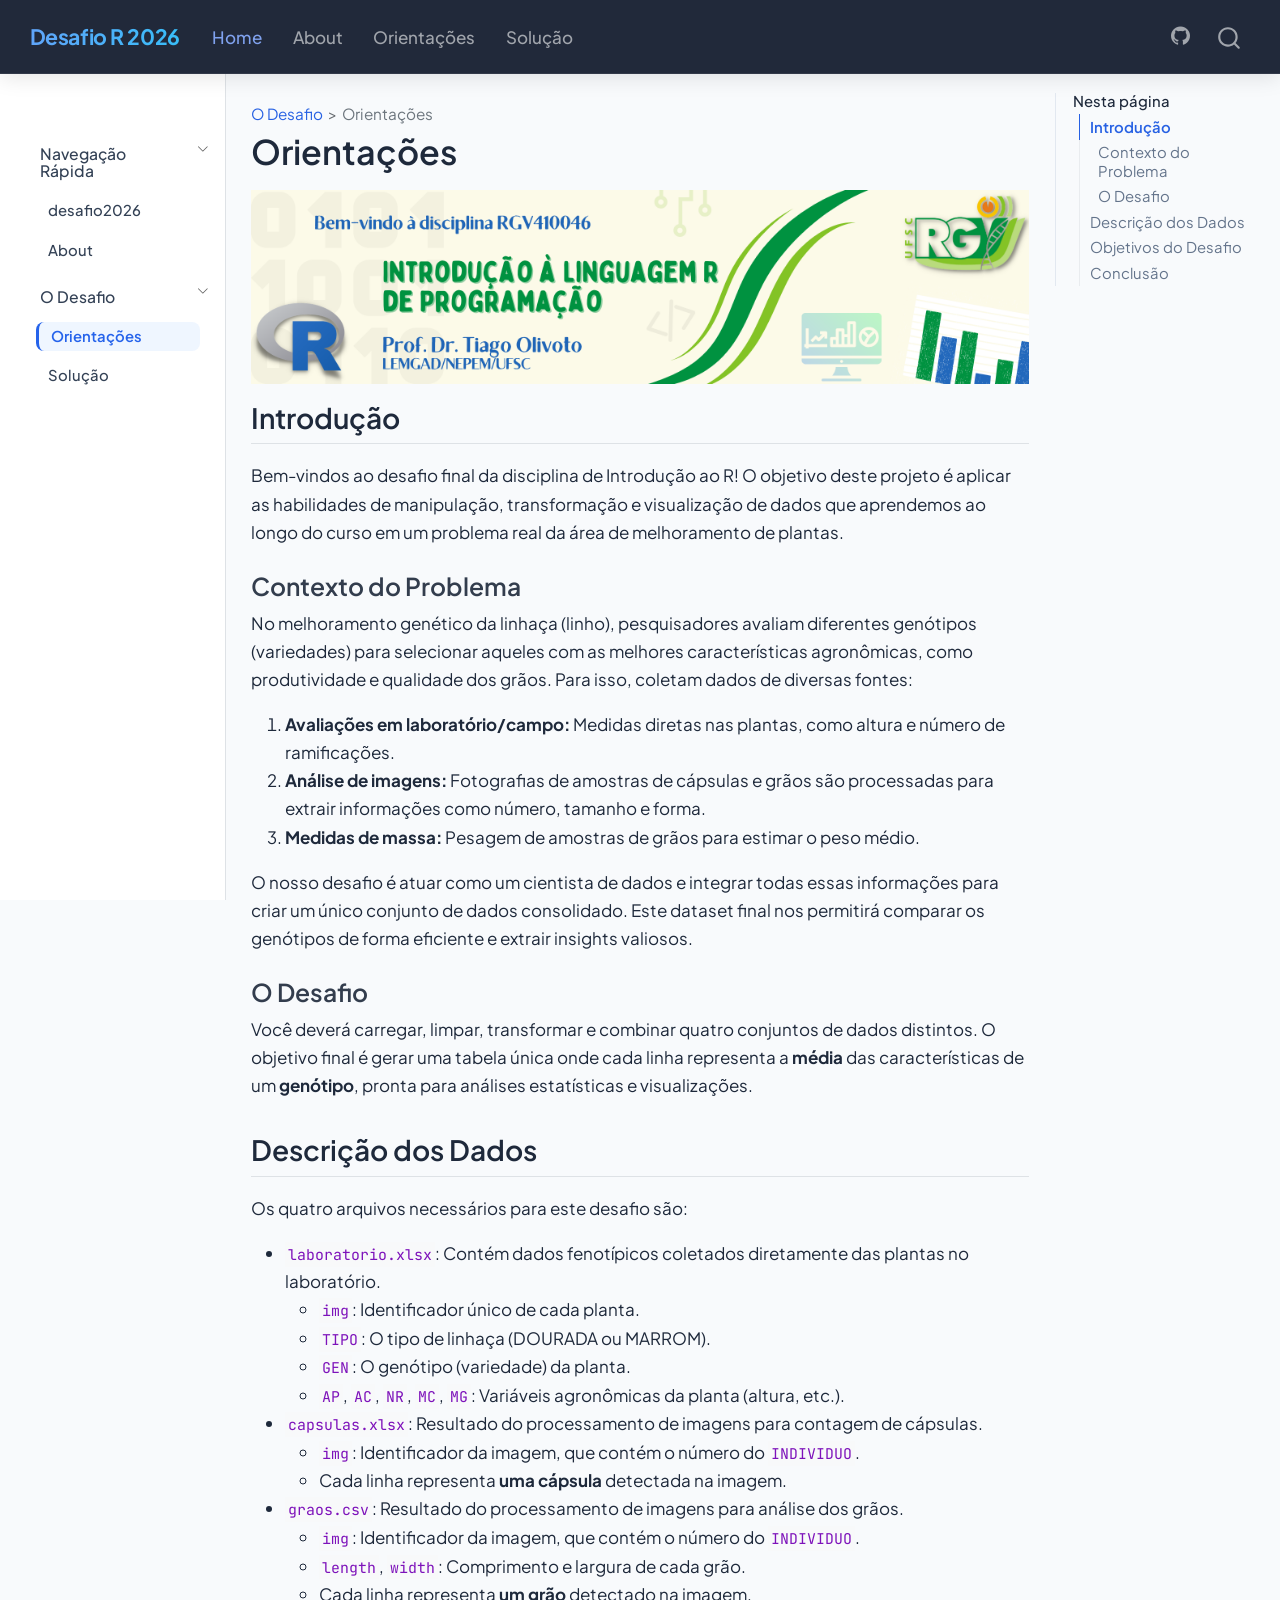
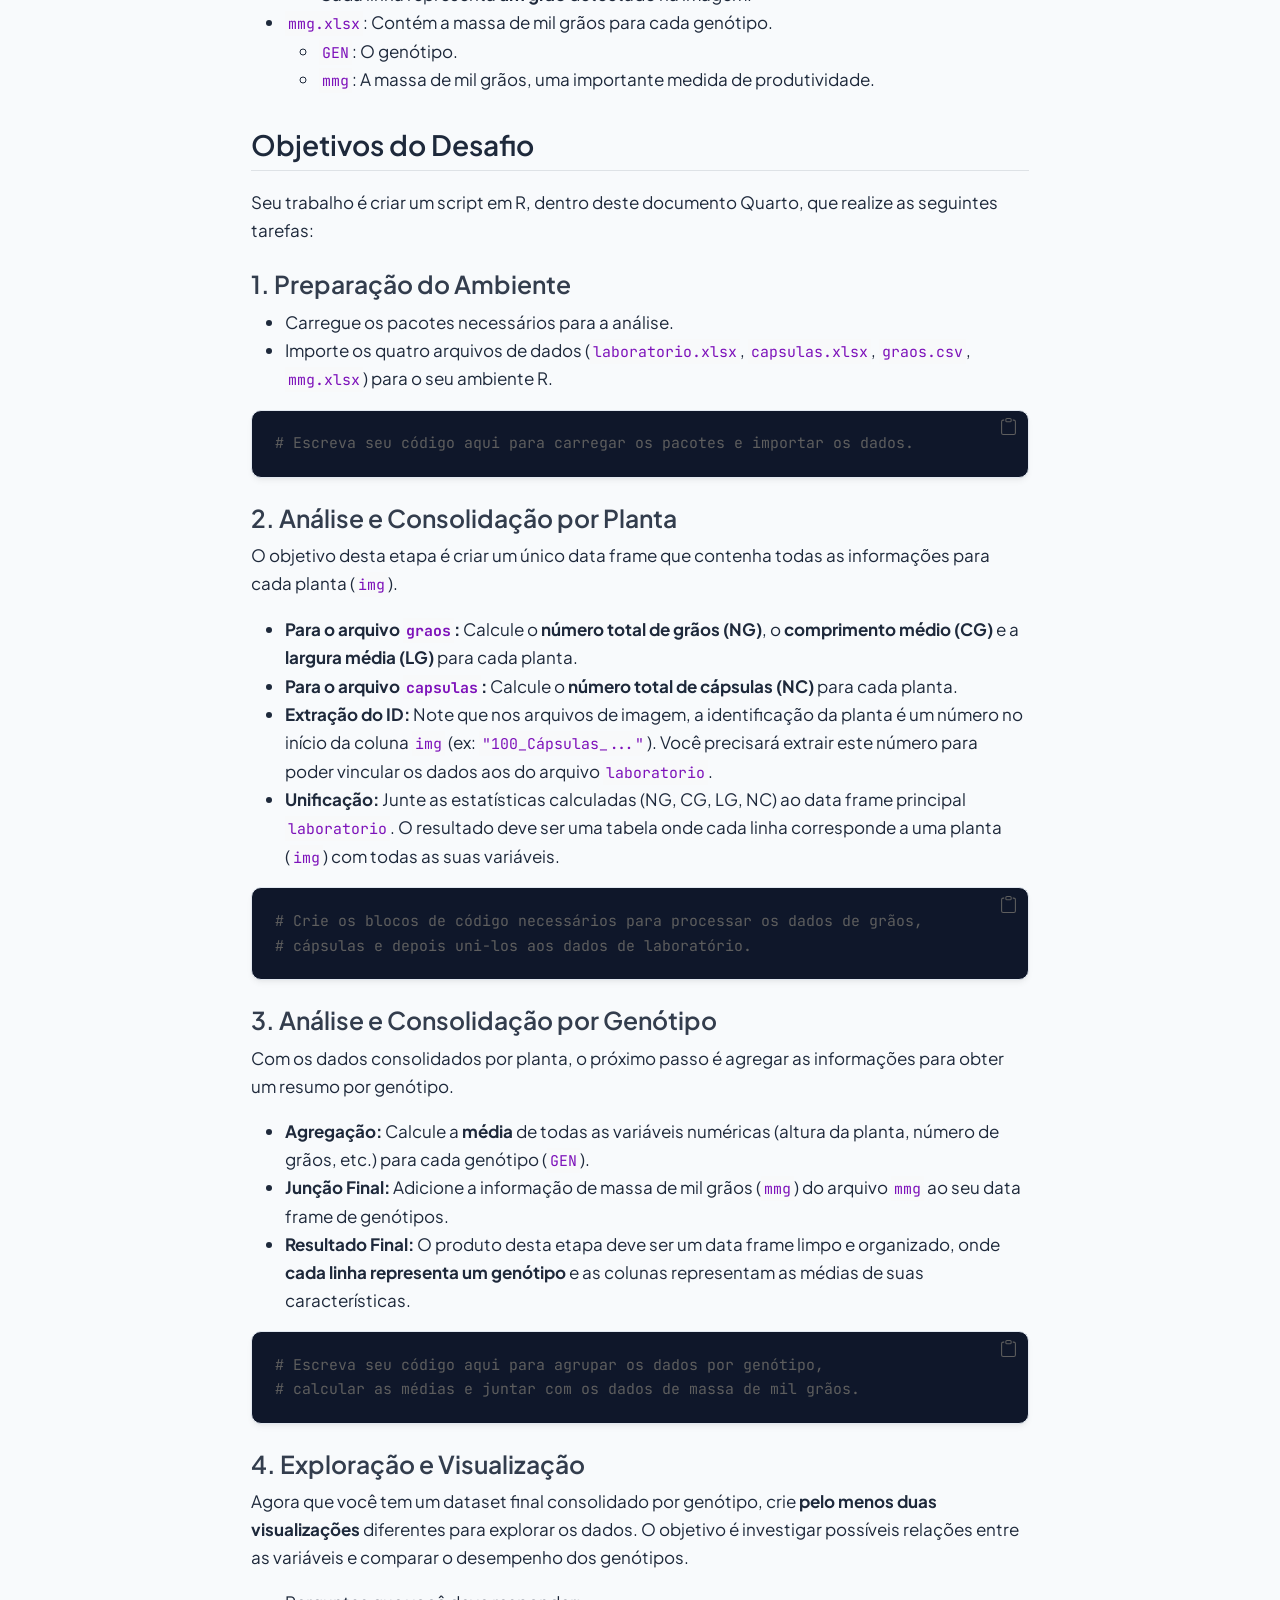
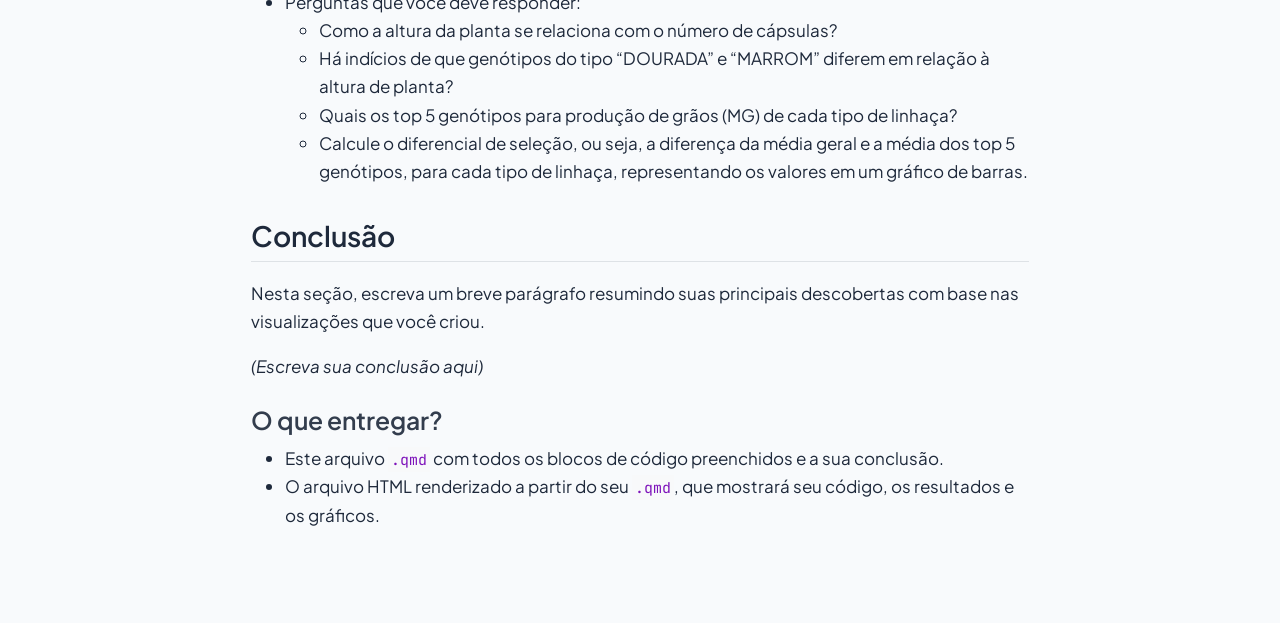
<file: docs/desafio_2026.html>
<!DOCTYPE html>
<html xmlns="http://www.w3.org/1999/xhtml" lang="en" xml:lang="en"><head>

<meta charset="utf-8">
<meta name="generator" content="quarto-1.5.57">

<meta name="viewport" content="width=device-width, initial-scale=1.0, user-scalable=yes">


<title>Orientações – Desafio R 2026</title>
<style>
code{white-space: pre-wrap;}
span.smallcaps{font-variant: small-caps;}
div.columns{display: flex; gap: min(4vw, 1.5em);}
div.column{flex: auto; overflow-x: auto;}
div.hanging-indent{margin-left: 1.5em; text-indent: -1.5em;}
ul.task-list{list-style: none;}
ul.task-list li input[type="checkbox"] {
  width: 0.8em;
  margin: 0 0.8em 0.2em -1em; /* quarto-specific, see https://github.com/quarto-dev/quarto-cli/issues/4556 */ 
  vertical-align: middle;
}
/* CSS for syntax highlighting */
pre > code.sourceCode { white-space: pre; position: relative; }
pre > code.sourceCode > span { line-height: 1.25; }
pre > code.sourceCode > span:empty { height: 1.2em; }
.sourceCode { overflow: visible; }
code.sourceCode > span { color: inherit; text-decoration: inherit; }
div.sourceCode { margin: 1em 0; }
pre.sourceCode { margin: 0; }
@media screen {
div.sourceCode { overflow: auto; }
}
@media print {
pre > code.sourceCode { white-space: pre-wrap; }
pre > code.sourceCode > span { display: inline-block; text-indent: -5em; padding-left: 5em; }
}
pre.numberSource code
  { counter-reset: source-line 0; }
pre.numberSource code > span
  { position: relative; left: -4em; counter-increment: source-line; }
pre.numberSource code > span > a:first-child::before
  { content: counter(source-line);
    position: relative; left: -1em; text-align: right; vertical-align: baseline;
    border: none; display: inline-block;
    -webkit-touch-callout: none; -webkit-user-select: none;
    -khtml-user-select: none; -moz-user-select: none;
    -ms-user-select: none; user-select: none;
    padding: 0 4px; width: 4em;
  }
pre.numberSource { margin-left: 3em;  padding-left: 4px; }
div.sourceCode
  {   }
@media screen {
pre > code.sourceCode > span > a:first-child::before { text-decoration: underline; }
}
</style>


<script src="site_libs/quarto-nav/quarto-nav.js"></script>
<script src="site_libs/quarto-nav/headroom.min.js"></script>
<script src="site_libs/clipboard/clipboard.min.js"></script>
<script src="site_libs/quarto-search/autocomplete.umd.js"></script>
<script src="site_libs/quarto-search/fuse.min.js"></script>
<script src="site_libs/quarto-search/quarto-search.js"></script>
<meta name="quarto:offset" content="./">
<script src="site_libs/quarto-html/quarto.js"></script>
<script src="site_libs/quarto-html/popper.min.js"></script>
<script src="site_libs/quarto-html/tippy.umd.min.js"></script>
<script src="site_libs/quarto-html/anchor.min.js"></script>
<link href="site_libs/quarto-html/tippy.css" rel="stylesheet">
<link href="site_libs/quarto-html/quarto-syntax-highlighting.css" rel="stylesheet" id="quarto-text-highlighting-styles">
<script src="site_libs/bootstrap/bootstrap.min.js"></script>
<link href="site_libs/bootstrap/bootstrap-icons.css" rel="stylesheet">
<link href="site_libs/bootstrap/bootstrap.min.css" rel="stylesheet" id="quarto-bootstrap" data-mode="light">
<script id="quarto-search-options" type="application/json">{
  "location": "navbar",
  "copy-button": false,
  "collapse-after": 3,
  "panel-placement": "end",
  "type": "overlay",
  "limit": 50,
  "keyboard-shortcut": [
    "f",
    "/",
    "s"
  ],
  "show-item-context": false,
  "language": {
    "search-no-results-text": "No results",
    "search-matching-documents-text": "matching documents",
    "search-copy-link-title": "Copy link to search",
    "search-hide-matches-text": "Hide additional matches",
    "search-more-match-text": "more match in this document",
    "search-more-matches-text": "more matches in this document",
    "search-clear-button-title": "Clear",
    "search-text-placeholder": "",
    "search-detached-cancel-button-title": "Cancel",
    "search-submit-button-title": "Submit",
    "search-label": "Search"
  }
}</script>
<style>html{ scroll-behavior: smooth; }</style>


<link rel="stylesheet" href="styles.css">
</head>

<body class="nav-sidebar docked nav-fixed">

<div id="quarto-search-results"></div>
  <header id="quarto-header" class="headroom fixed-top">
    <nav class="navbar navbar-expand-lg " data-bs-theme="dark">
      <div class="navbar-container container-fluid">
      <div class="navbar-brand-container mx-auto">
    <a class="navbar-brand" href="./index.html">
    <span class="navbar-title">Desafio R 2026</span>
    </a>
  </div>
            <div id="quarto-search" class="" title="Search"></div>
          <button class="navbar-toggler" type="button" data-bs-toggle="collapse" data-bs-target="#navbarCollapse" aria-controls="navbarCollapse" role="menu" aria-expanded="false" aria-label="Toggle navigation" onclick="if (window.quartoToggleHeadroom) { window.quartoToggleHeadroom(); }">
  <span class="navbar-toggler-icon"></span>
</button>
          <div class="collapse navbar-collapse" id="navbarCollapse">
            <ul class="navbar-nav navbar-nav-scroll me-auto">
  <li class="nav-item">
    <a class="nav-link active" href="./index.html" aria-current="page"> 
<span class="menu-text">Home</span></a>
  </li>  
  <li class="nav-item">
    <a class="nav-link" href="./about.html"> 
<span class="menu-text">About</span></a>
  </li>  
  <li class="nav-item">
    <a class="nav-link" href="./desafio_2026.html"> 
<span class="menu-text">Orientações</span></a>
  </li>  
  <li class="nav-item">
    <a class="nav-link" href="./solucao.html"> 
<span class="menu-text">Solução</span></a>
  </li>  
</ul>
            <ul class="navbar-nav navbar-nav-scroll ms-auto">
  <li class="nav-item compact">
    <a class="nav-link" href="https://github.com"> <i class="bi bi-github" role="img" aria-label="GitHub">
</i> 
<span class="menu-text"></span></a>
  </li>  
</ul>
          </div> <!-- /navcollapse -->
            <div class="quarto-navbar-tools">
</div>
      </div> <!-- /container-fluid -->
    </nav>
  <nav class="quarto-secondary-nav">
    <div class="container-fluid d-flex">
      <button type="button" class="quarto-btn-toggle btn" data-bs-toggle="collapse" role="button" data-bs-target=".quarto-sidebar-collapse-item" aria-controls="quarto-sidebar" aria-expanded="false" aria-label="Toggle sidebar navigation" onclick="if (window.quartoToggleHeadroom) { window.quartoToggleHeadroom(); }">
        <i class="bi bi-layout-text-sidebar-reverse"></i>
      </button>
        <nav class="quarto-page-breadcrumbs" aria-label="breadcrumb"><ol class="breadcrumb"><li class="breadcrumb-item"><a href="./desafio_2026.html">O Desafio</a></li><li class="breadcrumb-item"><a href="./desafio_2026.html">Orientações</a></li></ol></nav>
        <a class="flex-grow-1" role="navigation" data-bs-toggle="collapse" data-bs-target=".quarto-sidebar-collapse-item" aria-controls="quarto-sidebar" aria-expanded="false" aria-label="Toggle sidebar navigation" onclick="if (window.quartoToggleHeadroom) { window.quartoToggleHeadroom(); }">      
        </a>
      <button type="button" class="btn quarto-search-button" aria-label="Search" onclick="window.quartoOpenSearch();">
        <i class="bi bi-search"></i>
      </button>
    </div>
  </nav>
</header>
<!-- content -->
<div id="quarto-content" class="quarto-container page-columns page-rows-contents page-layout-article page-navbar">
<!-- sidebar -->
  <nav id="quarto-sidebar" class="sidebar collapse collapse-horizontal quarto-sidebar-collapse-item sidebar-navigation docked overflow-auto">
        <div class="mt-2 flex-shrink-0 align-items-center">
        <div class="sidebar-search">
        <div id="quarto-search" class="" title="Search"></div>
        </div>
        </div>
    <div class="sidebar-menu-container"> 
    <ul class="list-unstyled mt-1">
        <li class="sidebar-item sidebar-item-section">
      <div class="sidebar-item-container"> 
            <a class="sidebar-item-text sidebar-link text-start" data-bs-toggle="collapse" data-bs-target="#quarto-sidebar-section-1" role="navigation" aria-expanded="true">
 <span class="menu-text">Navegação Rápida</span></a>
          <a class="sidebar-item-toggle text-start" data-bs-toggle="collapse" data-bs-target="#quarto-sidebar-section-1" role="navigation" aria-expanded="true" aria-label="Toggle section">
            <i class="bi bi-chevron-right ms-2"></i>
          </a> 
      </div>
      <ul id="quarto-sidebar-section-1" class="collapse list-unstyled sidebar-section depth1 show">  
          <li class="sidebar-item">
  <div class="sidebar-item-container"> 
  <a href="./index.html" class="sidebar-item-text sidebar-link">
 <span class="menu-text">desafio2026</span></a>
  </div>
</li>
          <li class="sidebar-item">
  <div class="sidebar-item-container"> 
  <a href="./about.html" class="sidebar-item-text sidebar-link">
 <span class="menu-text">About</span></a>
  </div>
</li>
      </ul>
  </li>
        <li class="sidebar-item sidebar-item-section">
      <div class="sidebar-item-container"> 
            <a class="sidebar-item-text sidebar-link text-start" data-bs-toggle="collapse" data-bs-target="#quarto-sidebar-section-2" role="navigation" aria-expanded="true">
 <span class="menu-text">O Desafio</span></a>
          <a class="sidebar-item-toggle text-start" data-bs-toggle="collapse" data-bs-target="#quarto-sidebar-section-2" role="navigation" aria-expanded="true" aria-label="Toggle section">
            <i class="bi bi-chevron-right ms-2"></i>
          </a> 
      </div>
      <ul id="quarto-sidebar-section-2" class="collapse list-unstyled sidebar-section depth1 show">  
          <li class="sidebar-item">
  <div class="sidebar-item-container"> 
  <a href="./desafio_2026.html" class="sidebar-item-text sidebar-link active">
 <span class="menu-text">Orientações</span></a>
  </div>
</li>
          <li class="sidebar-item">
  <div class="sidebar-item-container"> 
  <a href="./solucao.html" class="sidebar-item-text sidebar-link">
 <span class="menu-text">Solução</span></a>
  </div>
</li>
      </ul>
  </li>
    </ul>
    </div>
</nav>
<div id="quarto-sidebar-glass" class="quarto-sidebar-collapse-item" data-bs-toggle="collapse" data-bs-target=".quarto-sidebar-collapse-item"></div>
<!-- margin-sidebar -->
    <div id="quarto-margin-sidebar" class="sidebar margin-sidebar">
        <nav id="TOC" role="doc-toc" class="toc-active">
    <h2 id="toc-title">Nesta página</h2>
   
  <ul>
  <li><a href="#introdução" id="toc-introdução" class="nav-link active" data-scroll-target="#introdução">Introdução</a>
  <ul class="collapse">
  <li><a href="#contexto-do-problema" id="toc-contexto-do-problema" class="nav-link" data-scroll-target="#contexto-do-problema">Contexto do Problema</a></li>
  <li><a href="#o-desafio" id="toc-o-desafio" class="nav-link" data-scroll-target="#o-desafio">O Desafio</a></li>
  </ul></li>
  <li><a href="#descrição-dos-dados" id="toc-descrição-dos-dados" class="nav-link" data-scroll-target="#descrição-dos-dados">Descrição dos Dados</a></li>
  <li><a href="#objetivos-do-desafio" id="toc-objetivos-do-desafio" class="nav-link" data-scroll-target="#objetivos-do-desafio">Objetivos do Desafio</a>
  <ul class="collapse">
  <li><a href="#preparação-do-ambiente" id="toc-preparação-do-ambiente" class="nav-link" data-scroll-target="#preparação-do-ambiente">1. Preparação do Ambiente</a></li>
  <li><a href="#análise-e-consolidação-por-planta" id="toc-análise-e-consolidação-por-planta" class="nav-link" data-scroll-target="#análise-e-consolidação-por-planta">2. Análise e Consolidação por Planta</a></li>
  <li><a href="#análise-e-consolidação-por-genótipo" id="toc-análise-e-consolidação-por-genótipo" class="nav-link" data-scroll-target="#análise-e-consolidação-por-genótipo">3. Análise e Consolidação por Genótipo</a></li>
  <li><a href="#exploração-e-visualização" id="toc-exploração-e-visualização" class="nav-link" data-scroll-target="#exploração-e-visualização">4. Exploração e Visualização</a></li>
  </ul></li>
  <li><a href="#conclusão" id="toc-conclusão" class="nav-link" data-scroll-target="#conclusão">Conclusão</a>
  <ul class="collapse">
  <li><a href="#o-que-entregar" id="toc-o-que-entregar" class="nav-link" data-scroll-target="#o-que-entregar">O que entregar?</a></li>
  </ul></li>
  </ul>
</nav>
    </div>
<!-- main -->
<main class="content" id="quarto-document-content">

<header id="title-block-header" class="quarto-title-block default"><nav class="quarto-page-breadcrumbs quarto-title-breadcrumbs d-none d-lg-block" aria-label="breadcrumb"><ol class="breadcrumb"><li class="breadcrumb-item"><a href="./desafio_2026.html">O Desafio</a></li><li class="breadcrumb-item"><a href="./desafio_2026.html">Orientações</a></li></ol></nav>
<div class="quarto-title">
<h1 class="title">Orientações</h1>
</div>



<div class="quarto-title-meta">

    
  
    
  </div>
  


</header>


<p><img src="images/bem-vindo.png" class="img-fluid"></p>
<section id="introdução" class="level2">
<h2 class="anchored" data-anchor-id="introdução">Introdução</h2>
<p>Bem-vindos ao desafio final da disciplina de Introdução ao R! O objetivo deste projeto é aplicar as habilidades de manipulação, transformação e visualização de dados que aprendemos ao longo do curso em um problema real da área de melhoramento de plantas.</p>
<section id="contexto-do-problema" class="level3">
<h3 class="anchored" data-anchor-id="contexto-do-problema">Contexto do Problema</h3>
<p>No melhoramento genético da linhaça (linho), pesquisadores avaliam diferentes genótipos (variedades) para selecionar aqueles com as melhores características agronômicas, como produtividade e qualidade dos grãos. Para isso, coletam dados de diversas fontes:</p>
<ol type="1">
<li><strong>Avaliações em laboratório/campo:</strong> Medidas diretas nas plantas, como altura e número de ramificações.</li>
<li><strong>Análise de imagens:</strong> Fotografias de amostras de cápsulas e grãos são processadas para extrair informações como número, tamanho e forma.</li>
<li><strong>Medidas de massa:</strong> Pesagem de amostras de grãos para estimar o peso médio.</li>
</ol>
<p>O nosso desafio é atuar como um cientista de dados e integrar todas essas informações para criar um único conjunto de dados consolidado. Este dataset final nos permitirá comparar os genótipos de forma eficiente e extrair insights valiosos.</p>
</section>
<section id="o-desafio" class="level3">
<h3 class="anchored" data-anchor-id="o-desafio">O Desafio</h3>
<p>Você deverá carregar, limpar, transformar e combinar quatro conjuntos de dados distintos. O objetivo final é gerar uma tabela única onde cada linha representa a <strong>média</strong> das características de um <strong>genótipo</strong>, pronta para análises estatísticas e visualizações.</p>
</section>
</section>
<section id="descrição-dos-dados" class="level2">
<h2 class="anchored" data-anchor-id="descrição-dos-dados">Descrição dos Dados</h2>
<p>Os quatro arquivos necessários para este desafio são:</p>
<ul>
<li><code>laboratorio.xlsx</code>: Contém dados fenotípicos coletados diretamente das plantas no laboratório.
<ul>
<li><code>img</code>: Identificador único de cada planta.</li>
<li><code>TIPO</code>: O tipo de linhaça (DOURADA ou MARROM).</li>
<li><code>GEN</code>: O genótipo (variedade) da planta.</li>
<li><code>AP</code>, <code>AC</code>, <code>NR</code>, <code>MC</code>, <code>MG</code>: Variáveis agronômicas da planta (altura, etc.).</li>
</ul></li>
<li><code>capsulas.xlsx</code>: Resultado do processamento de imagens para contagem de cápsulas.
<ul>
<li><code>img</code>: Identificador da imagem, que contém o número do <code>INDIVIDUO</code>.</li>
<li>Cada linha representa <strong>uma cápsula</strong> detectada na imagem.</li>
</ul></li>
<li><code>graos.csv</code>: Resultado do processamento de imagens para análise dos grãos.
<ul>
<li><code>img</code>: Identificador da imagem, que contém o número do <code>INDIVIDUO</code>.</li>
<li><code>length</code>, <code>width</code>: Comprimento e largura de cada grão.</li>
<li>Cada linha representa <strong>um grão</strong> detectado na imagem.</li>
</ul></li>
<li><code>mmg.xlsx</code>: Contém a massa de mil grãos para cada genótipo.
<ul>
<li><code>GEN</code>: O genótipo.</li>
<li><code>mmg</code>: A massa de mil grãos, uma importante medida de produtividade.</li>
</ul></li>
</ul>
</section>
<section id="objetivos-do-desafio" class="level2">
<h2 class="anchored" data-anchor-id="objetivos-do-desafio">Objetivos do Desafio</h2>
<p>Seu trabalho é criar um script em R, dentro deste documento Quarto, que realize as seguintes tarefas:</p>
<section id="preparação-do-ambiente" class="level3">
<h3 class="anchored" data-anchor-id="preparação-do-ambiente">1. Preparação do Ambiente</h3>
<ul>
<li>Carregue os pacotes necessários para a análise.</li>
<li>Importe os quatro arquivos de dados (<code>laboratorio.xlsx</code>, <code>capsulas.xlsx</code>, <code>graos.csv</code>, <code>mmg.xlsx</code>) para o seu ambiente R.</li>
</ul>
<div class="cell">
<div class="sourceCode cell-code" id="cb1"><pre class="sourceCode r code-with-copy"><code class="sourceCode r"><span id="cb1-1"><a href="#cb1-1" aria-hidden="true" tabindex="-1"></a><span class="co"># Escreva seu código aqui para carregar os pacotes e importar os dados.</span></span></code><button title="Copy to Clipboard" class="code-copy-button"><i class="bi"></i></button></pre></div>
</div>
</section>
<section id="análise-e-consolidação-por-planta" class="level3">
<h3 class="anchored" data-anchor-id="análise-e-consolidação-por-planta">2. Análise e Consolidação por Planta</h3>
<p>O objetivo desta etapa é criar um único data frame que contenha todas as informações para cada planta (<code>img</code>).</p>
<ul>
<li><strong>Para o arquivo <code>graos</code>:</strong> Calcule o <strong>número total de grãos (NG)</strong>, o <strong>comprimento médio (CG)</strong> e a <strong>largura média (LG)</strong> para cada planta.</li>
<li><strong>Para o arquivo <code>capsulas</code>:</strong> Calcule o <strong>número total de cápsulas (NC)</strong> para cada planta.</li>
<li><strong>Extração do ID:</strong> Note que nos arquivos de imagem, a identificação da planta é um número no início da coluna <code>img</code> (ex: <code>"100_Cápsulas_..."</code>). Você precisará extrair este número para poder vincular os dados aos do arquivo <code>laboratorio</code>.</li>
<li><strong>Unificação:</strong> Junte as estatísticas calculadas (NG, CG, LG, NC) ao data frame principal <code>laboratorio</code>. O resultado deve ser uma tabela onde cada linha corresponde a uma planta (<code>img</code>) com todas as suas variáveis.</li>
</ul>
<div class="cell">
<div class="sourceCode cell-code" id="cb2"><pre class="sourceCode r code-with-copy"><code class="sourceCode r"><span id="cb2-1"><a href="#cb2-1" aria-hidden="true" tabindex="-1"></a><span class="co"># Crie os blocos de código necessários para processar os dados de grãos, </span></span>
<span id="cb2-2"><a href="#cb2-2" aria-hidden="true" tabindex="-1"></a><span class="co"># cápsulas e depois uni-los aos dados de laboratório.</span></span></code><button title="Copy to Clipboard" class="code-copy-button"><i class="bi"></i></button></pre></div>
</div>
</section>
<section id="análise-e-consolidação-por-genótipo" class="level3">
<h3 class="anchored" data-anchor-id="análise-e-consolidação-por-genótipo">3. Análise e Consolidação por Genótipo</h3>
<p>Com os dados consolidados por planta, o próximo passo é agregar as informações para obter um resumo por genótipo.</p>
<ul>
<li><strong>Agregação:</strong> Calcule a <strong>média</strong> de todas as variáveis numéricas (altura da planta, número de grãos, etc.) para cada genótipo (<code>GEN</code>).</li>
<li><strong>Junção Final:</strong> Adicione a informação de massa de mil grãos (<code>mmg</code>) do arquivo <code>mmg</code> ao seu data frame de genótipos.</li>
<li><strong>Resultado Final:</strong> O produto desta etapa deve ser um data frame limpo e organizado, onde <strong>cada linha representa um genótipo</strong> e as colunas representam as médias de suas características.</li>
</ul>
<div class="cell">
<div class="sourceCode cell-code" id="cb3"><pre class="sourceCode r code-with-copy"><code class="sourceCode r"><span id="cb3-1"><a href="#cb3-1" aria-hidden="true" tabindex="-1"></a><span class="co"># Escreva seu código aqui para agrupar os dados por genótipo,</span></span>
<span id="cb3-2"><a href="#cb3-2" aria-hidden="true" tabindex="-1"></a><span class="co"># calcular as médias e juntar com os dados de massa de mil grãos.</span></span></code><button title="Copy to Clipboard" class="code-copy-button"><i class="bi"></i></button></pre></div>
</div>
</section>
<section id="exploração-e-visualização" class="level3">
<h3 class="anchored" data-anchor-id="exploração-e-visualização">4. Exploração e Visualização</h3>
<p>Agora que você tem um dataset final consolidado por genótipo, crie <strong>pelo menos duas visualizações</strong> diferentes para explorar os dados. O objetivo é investigar possíveis relações entre as variáveis e comparar o desempenho dos genótipos.</p>
<ul>
<li>Perguntas que você deve responder:
<ul>
<li>Como a altura da planta se relaciona com o número de cápsulas?</li>
<li>Há indícios de que genótipos do tipo “DOURADA” e “MARROM” diferem em relação à altura de planta?</li>
<li>Quais os top 5 genótipos para produção de grãos (MG) de cada tipo de linhaça?</li>
<li>Calcule o diferencial de seleção, ou seja, a diferença da média geral e a média dos top 5 genótipos, para cada tipo de linhaça, representando os valores em um gráfico de barras.</li>
</ul></li>
</ul>
</section>
</section>
<section id="conclusão" class="level2">
<h2 class="anchored" data-anchor-id="conclusão">Conclusão</h2>
<p>Nesta seção, escreva um breve parágrafo resumindo suas principais descobertas com base nas visualizações que você criou.</p>
<p><em>(Escreva sua conclusão aqui)</em></p>
<section id="o-que-entregar" class="level3">
<h3 class="anchored" data-anchor-id="o-que-entregar">O que entregar?</h3>
<ul>
<li>Este arquivo <code>.qmd</code> com todos os blocos de código preenchidos e a sua conclusão.</li>
<li>O arquivo HTML renderizado a partir do seu <code>.qmd</code>, que mostrará seu código, os resultados e os gráficos.</li>
</ul>


</section>
</section>

</main> <!-- /main -->
<script id="quarto-html-after-body" type="application/javascript">
window.document.addEventListener("DOMContentLoaded", function (event) {
  const toggleBodyColorMode = (bsSheetEl) => {
    const mode = bsSheetEl.getAttribute("data-mode");
    const bodyEl = window.document.querySelector("body");
    if (mode === "dark") {
      bodyEl.classList.add("quarto-dark");
      bodyEl.classList.remove("quarto-light");
    } else {
      bodyEl.classList.add("quarto-light");
      bodyEl.classList.remove("quarto-dark");
    }
  }
  const toggleBodyColorPrimary = () => {
    const bsSheetEl = window.document.querySelector("link#quarto-bootstrap");
    if (bsSheetEl) {
      toggleBodyColorMode(bsSheetEl);
    }
  }
  toggleBodyColorPrimary();  
  const icon = "";
  const anchorJS = new window.AnchorJS();
  anchorJS.options = {
    placement: 'right',
    icon: icon
  };
  anchorJS.add('.anchored');
  const isCodeAnnotation = (el) => {
    for (const clz of el.classList) {
      if (clz.startsWith('code-annotation-')) {                     
        return true;
      }
    }
    return false;
  }
  const onCopySuccess = function(e) {
    // button target
    const button = e.trigger;
    // don't keep focus
    button.blur();
    // flash "checked"
    button.classList.add('code-copy-button-checked');
    var currentTitle = button.getAttribute("title");
    button.setAttribute("title", "Copied!");
    let tooltip;
    if (window.bootstrap) {
      button.setAttribute("data-bs-toggle", "tooltip");
      button.setAttribute("data-bs-placement", "left");
      button.setAttribute("data-bs-title", "Copied!");
      tooltip = new bootstrap.Tooltip(button, 
        { trigger: "manual", 
          customClass: "code-copy-button-tooltip",
          offset: [0, -8]});
      tooltip.show();    
    }
    setTimeout(function() {
      if (tooltip) {
        tooltip.hide();
        button.removeAttribute("data-bs-title");
        button.removeAttribute("data-bs-toggle");
        button.removeAttribute("data-bs-placement");
      }
      button.setAttribute("title", currentTitle);
      button.classList.remove('code-copy-button-checked');
    }, 1000);
    // clear code selection
    e.clearSelection();
  }
  const getTextToCopy = function(trigger) {
      const codeEl = trigger.previousElementSibling.cloneNode(true);
      for (const childEl of codeEl.children) {
        if (isCodeAnnotation(childEl)) {
          childEl.remove();
        }
      }
      return codeEl.innerText;
  }
  const clipboard = new window.ClipboardJS('.code-copy-button:not([data-in-quarto-modal])', {
    text: getTextToCopy
  });
  clipboard.on('success', onCopySuccess);
  if (window.document.getElementById('quarto-embedded-source-code-modal')) {
    // For code content inside modals, clipBoardJS needs to be initialized with a container option
    // TODO: Check when it could be a function (https://github.com/zenorocha/clipboard.js/issues/860)
    const clipboardModal = new window.ClipboardJS('.code-copy-button[data-in-quarto-modal]', {
      text: getTextToCopy,
      container: window.document.getElementById('quarto-embedded-source-code-modal')
    });
    clipboardModal.on('success', onCopySuccess);
  }
    var localhostRegex = new RegExp(/^(?:http|https):\/\/localhost\:?[0-9]*\//);
    var mailtoRegex = new RegExp(/^mailto:/);
      var filterRegex = new RegExp('/' + window.location.host + '/');
    var isInternal = (href) => {
        return filterRegex.test(href) || localhostRegex.test(href) || mailtoRegex.test(href);
    }
    // Inspect non-navigation links and adorn them if external
 	var links = window.document.querySelectorAll('a[href]:not(.nav-link):not(.navbar-brand):not(.toc-action):not(.sidebar-link):not(.sidebar-item-toggle):not(.pagination-link):not(.no-external):not([aria-hidden]):not(.dropdown-item):not(.quarto-navigation-tool):not(.about-link)');
    for (var i=0; i<links.length; i++) {
      const link = links[i];
      if (!isInternal(link.href)) {
        // undo the damage that might have been done by quarto-nav.js in the case of
        // links that we want to consider external
        if (link.dataset.originalHref !== undefined) {
          link.href = link.dataset.originalHref;
        }
      }
    }
  function tippyHover(el, contentFn, onTriggerFn, onUntriggerFn) {
    const config = {
      allowHTML: true,
      maxWidth: 500,
      delay: 100,
      arrow: false,
      appendTo: function(el) {
          return el.parentElement;
      },
      interactive: true,
      interactiveBorder: 10,
      theme: 'quarto',
      placement: 'bottom-start',
    };
    if (contentFn) {
      config.content = contentFn;
    }
    if (onTriggerFn) {
      config.onTrigger = onTriggerFn;
    }
    if (onUntriggerFn) {
      config.onUntrigger = onUntriggerFn;
    }
    window.tippy(el, config); 
  }
  const noterefs = window.document.querySelectorAll('a[role="doc-noteref"]');
  for (var i=0; i<noterefs.length; i++) {
    const ref = noterefs[i];
    tippyHover(ref, function() {
      // use id or data attribute instead here
      let href = ref.getAttribute('data-footnote-href') || ref.getAttribute('href');
      try { href = new URL(href).hash; } catch {}
      const id = href.replace(/^#\/?/, "");
      const note = window.document.getElementById(id);
      if (note) {
        return note.innerHTML;
      } else {
        return "";
      }
    });
  }
  const xrefs = window.document.querySelectorAll('a.quarto-xref');
  const processXRef = (id, note) => {
    // Strip column container classes
    const stripColumnClz = (el) => {
      el.classList.remove("page-full", "page-columns");
      if (el.children) {
        for (const child of el.children) {
          stripColumnClz(child);
        }
      }
    }
    stripColumnClz(note)
    if (id === null || id.startsWith('sec-')) {
      // Special case sections, only their first couple elements
      const container = document.createElement("div");
      if (note.children && note.children.length > 2) {
        container.appendChild(note.children[0].cloneNode(true));
        for (let i = 1; i < note.children.length; i++) {
          const child = note.children[i];
          if (child.tagName === "P" && child.innerText === "") {
            continue;
          } else {
            container.appendChild(child.cloneNode(true));
            break;
          }
        }
        if (window.Quarto?.typesetMath) {
          window.Quarto.typesetMath(container);
        }
        return container.innerHTML
      } else {
        if (window.Quarto?.typesetMath) {
          window.Quarto.typesetMath(note);
        }
        return note.innerHTML;
      }
    } else {
      // Remove any anchor links if they are present
      const anchorLink = note.querySelector('a.anchorjs-link');
      if (anchorLink) {
        anchorLink.remove();
      }
      if (window.Quarto?.typesetMath) {
        window.Quarto.typesetMath(note);
      }
      // TODO in 1.5, we should make sure this works without a callout special case
      if (note.classList.contains("callout")) {
        return note.outerHTML;
      } else {
        return note.innerHTML;
      }
    }
  }
  for (var i=0; i<xrefs.length; i++) {
    const xref = xrefs[i];
    tippyHover(xref, undefined, function(instance) {
      instance.disable();
      let url = xref.getAttribute('href');
      let hash = undefined; 
      if (url.startsWith('#')) {
        hash = url;
      } else {
        try { hash = new URL(url).hash; } catch {}
      }
      if (hash) {
        const id = hash.replace(/^#\/?/, "");
        const note = window.document.getElementById(id);
        if (note !== null) {
          try {
            const html = processXRef(id, note.cloneNode(true));
            instance.setContent(html);
          } finally {
            instance.enable();
            instance.show();
          }
        } else {
          // See if we can fetch this
          fetch(url.split('#')[0])
          .then(res => res.text())
          .then(html => {
            const parser = new DOMParser();
            const htmlDoc = parser.parseFromString(html, "text/html");
            const note = htmlDoc.getElementById(id);
            if (note !== null) {
              const html = processXRef(id, note);
              instance.setContent(html);
            } 
          }).finally(() => {
            instance.enable();
            instance.show();
          });
        }
      } else {
        // See if we can fetch a full url (with no hash to target)
        // This is a special case and we should probably do some content thinning / targeting
        fetch(url)
        .then(res => res.text())
        .then(html => {
          const parser = new DOMParser();
          const htmlDoc = parser.parseFromString(html, "text/html");
          const note = htmlDoc.querySelector('main.content');
          if (note !== null) {
            // This should only happen for chapter cross references
            // (since there is no id in the URL)
            // remove the first header
            if (note.children.length > 0 && note.children[0].tagName === "HEADER") {
              note.children[0].remove();
            }
            const html = processXRef(null, note);
            instance.setContent(html);
          } 
        }).finally(() => {
          instance.enable();
          instance.show();
        });
      }
    }, function(instance) {
    });
  }
      let selectedAnnoteEl;
      const selectorForAnnotation = ( cell, annotation) => {
        let cellAttr = 'data-code-cell="' + cell + '"';
        let lineAttr = 'data-code-annotation="' +  annotation + '"';
        const selector = 'span[' + cellAttr + '][' + lineAttr + ']';
        return selector;
      }
      const selectCodeLines = (annoteEl) => {
        const doc = window.document;
        const targetCell = annoteEl.getAttribute("data-target-cell");
        const targetAnnotation = annoteEl.getAttribute("data-target-annotation");
        const annoteSpan = window.document.querySelector(selectorForAnnotation(targetCell, targetAnnotation));
        const lines = annoteSpan.getAttribute("data-code-lines").split(",");
        const lineIds = lines.map((line) => {
          return targetCell + "-" + line;
        })
        let top = null;
        let height = null;
        let parent = null;
        if (lineIds.length > 0) {
            //compute the position of the single el (top and bottom and make a div)
            const el = window.document.getElementById(lineIds[0]);
            top = el.offsetTop;
            height = el.offsetHeight;
            parent = el.parentElement.parentElement;
          if (lineIds.length > 1) {
            const lastEl = window.document.getElementById(lineIds[lineIds.length - 1]);
            const bottom = lastEl.offsetTop + lastEl.offsetHeight;
            height = bottom - top;
          }
          if (top !== null && height !== null && parent !== null) {
            // cook up a div (if necessary) and position it 
            let div = window.document.getElementById("code-annotation-line-highlight");
            if (div === null) {
              div = window.document.createElement("div");
              div.setAttribute("id", "code-annotation-line-highlight");
              div.style.position = 'absolute';
              parent.appendChild(div);
            }
            div.style.top = top - 2 + "px";
            div.style.height = height + 4 + "px";
            div.style.left = 0;
            let gutterDiv = window.document.getElementById("code-annotation-line-highlight-gutter");
            if (gutterDiv === null) {
              gutterDiv = window.document.createElement("div");
              gutterDiv.setAttribute("id", "code-annotation-line-highlight-gutter");
              gutterDiv.style.position = 'absolute';
              const codeCell = window.document.getElementById(targetCell);
              const gutter = codeCell.querySelector('.code-annotation-gutter');
              gutter.appendChild(gutterDiv);
            }
            gutterDiv.style.top = top - 2 + "px";
            gutterDiv.style.height = height + 4 + "px";
          }
          selectedAnnoteEl = annoteEl;
        }
      };
      const unselectCodeLines = () => {
        const elementsIds = ["code-annotation-line-highlight", "code-annotation-line-highlight-gutter"];
        elementsIds.forEach((elId) => {
          const div = window.document.getElementById(elId);
          if (div) {
            div.remove();
          }
        });
        selectedAnnoteEl = undefined;
      };
        // Handle positioning of the toggle
    window.addEventListener(
      "resize",
      throttle(() => {
        elRect = undefined;
        if (selectedAnnoteEl) {
          selectCodeLines(selectedAnnoteEl);
        }
      }, 10)
    );
    function throttle(fn, ms) {
    let throttle = false;
    let timer;
      return (...args) => {
        if(!throttle) { // first call gets through
            fn.apply(this, args);
            throttle = true;
        } else { // all the others get throttled
            if(timer) clearTimeout(timer); // cancel #2
            timer = setTimeout(() => {
              fn.apply(this, args);
              timer = throttle = false;
            }, ms);
        }
      };
    }
      // Attach click handler to the DT
      const annoteDls = window.document.querySelectorAll('dt[data-target-cell]');
      for (const annoteDlNode of annoteDls) {
        annoteDlNode.addEventListener('click', (event) => {
          const clickedEl = event.target;
          if (clickedEl !== selectedAnnoteEl) {
            unselectCodeLines();
            const activeEl = window.document.querySelector('dt[data-target-cell].code-annotation-active');
            if (activeEl) {
              activeEl.classList.remove('code-annotation-active');
            }
            selectCodeLines(clickedEl);
            clickedEl.classList.add('code-annotation-active');
          } else {
            // Unselect the line
            unselectCodeLines();
            clickedEl.classList.remove('code-annotation-active');
          }
        });
      }
  const findCites = (el) => {
    const parentEl = el.parentElement;
    if (parentEl) {
      const cites = parentEl.dataset.cites;
      if (cites) {
        return {
          el,
          cites: cites.split(' ')
        };
      } else {
        return findCites(el.parentElement)
      }
    } else {
      return undefined;
    }
  };
  var bibliorefs = window.document.querySelectorAll('a[role="doc-biblioref"]');
  for (var i=0; i<bibliorefs.length; i++) {
    const ref = bibliorefs[i];
    const citeInfo = findCites(ref);
    if (citeInfo) {
      tippyHover(citeInfo.el, function() {
        var popup = window.document.createElement('div');
        citeInfo.cites.forEach(function(cite) {
          var citeDiv = window.document.createElement('div');
          citeDiv.classList.add('hanging-indent');
          citeDiv.classList.add('csl-entry');
          var biblioDiv = window.document.getElementById('ref-' + cite);
          if (biblioDiv) {
            citeDiv.innerHTML = biblioDiv.innerHTML;
          }
          popup.appendChild(citeDiv);
        });
        return popup.innerHTML;
      });
    }
  }
});
</script>
</div> <!-- /content -->




<script src="site_libs/quarto-html/zenscroll-min.js"></script>
</body></html>
</file>
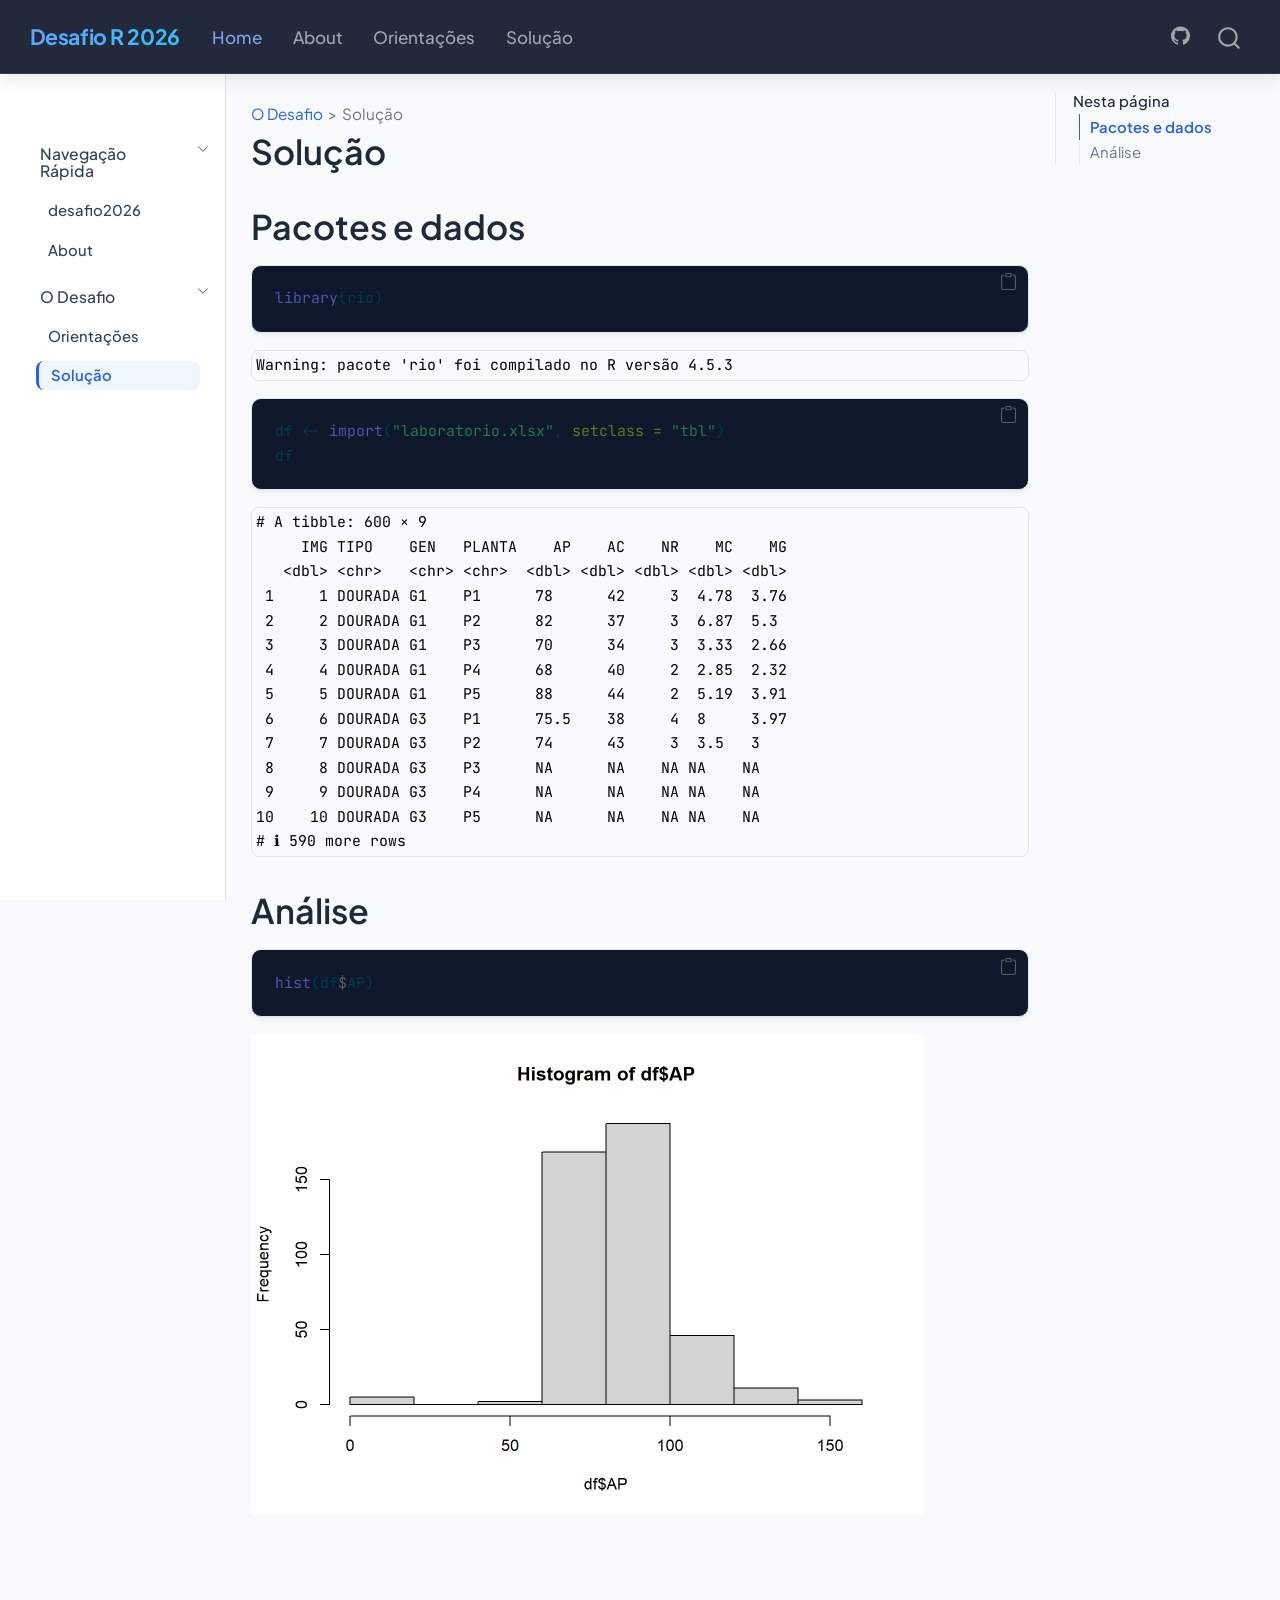
<file: docs/solucao.html>
<!DOCTYPE html>
<html xmlns="http://www.w3.org/1999/xhtml" lang="en" xml:lang="en"><head>

<meta charset="utf-8">
<meta name="generator" content="quarto-1.5.57">

<meta name="viewport" content="width=device-width, initial-scale=1.0, user-scalable=yes">


<title>Solução – Desafio R 2026</title>
<style>
code{white-space: pre-wrap;}
span.smallcaps{font-variant: small-caps;}
div.columns{display: flex; gap: min(4vw, 1.5em);}
div.column{flex: auto; overflow-x: auto;}
div.hanging-indent{margin-left: 1.5em; text-indent: -1.5em;}
ul.task-list{list-style: none;}
ul.task-list li input[type="checkbox"] {
  width: 0.8em;
  margin: 0 0.8em 0.2em -1em; /* quarto-specific, see https://github.com/quarto-dev/quarto-cli/issues/4556 */ 
  vertical-align: middle;
}
/* CSS for syntax highlighting */
pre > code.sourceCode { white-space: pre; position: relative; }
pre > code.sourceCode > span { line-height: 1.25; }
pre > code.sourceCode > span:empty { height: 1.2em; }
.sourceCode { overflow: visible; }
code.sourceCode > span { color: inherit; text-decoration: inherit; }
div.sourceCode { margin: 1em 0; }
pre.sourceCode { margin: 0; }
@media screen {
div.sourceCode { overflow: auto; }
}
@media print {
pre > code.sourceCode { white-space: pre-wrap; }
pre > code.sourceCode > span { display: inline-block; text-indent: -5em; padding-left: 5em; }
}
pre.numberSource code
  { counter-reset: source-line 0; }
pre.numberSource code > span
  { position: relative; left: -4em; counter-increment: source-line; }
pre.numberSource code > span > a:first-child::before
  { content: counter(source-line);
    position: relative; left: -1em; text-align: right; vertical-align: baseline;
    border: none; display: inline-block;
    -webkit-touch-callout: none; -webkit-user-select: none;
    -khtml-user-select: none; -moz-user-select: none;
    -ms-user-select: none; user-select: none;
    padding: 0 4px; width: 4em;
  }
pre.numberSource { margin-left: 3em;  padding-left: 4px; }
div.sourceCode
  {   }
@media screen {
pre > code.sourceCode > span > a:first-child::before { text-decoration: underline; }
}
</style>


<script src="site_libs/quarto-nav/quarto-nav.js"></script>
<script src="site_libs/quarto-nav/headroom.min.js"></script>
<script src="site_libs/clipboard/clipboard.min.js"></script>
<script src="site_libs/quarto-search/autocomplete.umd.js"></script>
<script src="site_libs/quarto-search/fuse.min.js"></script>
<script src="site_libs/quarto-search/quarto-search.js"></script>
<meta name="quarto:offset" content="./">
<script src="site_libs/quarto-html/quarto.js"></script>
<script src="site_libs/quarto-html/popper.min.js"></script>
<script src="site_libs/quarto-html/tippy.umd.min.js"></script>
<script src="site_libs/quarto-html/anchor.min.js"></script>
<link href="site_libs/quarto-html/tippy.css" rel="stylesheet">
<link href="site_libs/quarto-html/quarto-syntax-highlighting.css" rel="stylesheet" id="quarto-text-highlighting-styles">
<script src="site_libs/bootstrap/bootstrap.min.js"></script>
<link href="site_libs/bootstrap/bootstrap-icons.css" rel="stylesheet">
<link href="site_libs/bootstrap/bootstrap.min.css" rel="stylesheet" id="quarto-bootstrap" data-mode="light">
<script id="quarto-search-options" type="application/json">{
  "location": "navbar",
  "copy-button": false,
  "collapse-after": 3,
  "panel-placement": "end",
  "type": "overlay",
  "limit": 50,
  "keyboard-shortcut": [
    "f",
    "/",
    "s"
  ],
  "show-item-context": false,
  "language": {
    "search-no-results-text": "No results",
    "search-matching-documents-text": "matching documents",
    "search-copy-link-title": "Copy link to search",
    "search-hide-matches-text": "Hide additional matches",
    "search-more-match-text": "more match in this document",
    "search-more-matches-text": "more matches in this document",
    "search-clear-button-title": "Clear",
    "search-text-placeholder": "",
    "search-detached-cancel-button-title": "Cancel",
    "search-submit-button-title": "Submit",
    "search-label": "Search"
  }
}</script>
<style>html{ scroll-behavior: smooth; }</style>


<link rel="stylesheet" href="styles.css">
</head>

<body class="nav-sidebar docked nav-fixed">

<div id="quarto-search-results"></div>
  <header id="quarto-header" class="headroom fixed-top">
    <nav class="navbar navbar-expand-lg " data-bs-theme="dark">
      <div class="navbar-container container-fluid">
      <div class="navbar-brand-container mx-auto">
    <a class="navbar-brand" href="./index.html">
    <span class="navbar-title">Desafio R 2026</span>
    </a>
  </div>
            <div id="quarto-search" class="" title="Search"></div>
          <button class="navbar-toggler" type="button" data-bs-toggle="collapse" data-bs-target="#navbarCollapse" aria-controls="navbarCollapse" role="menu" aria-expanded="false" aria-label="Toggle navigation" onclick="if (window.quartoToggleHeadroom) { window.quartoToggleHeadroom(); }">
  <span class="navbar-toggler-icon"></span>
</button>
          <div class="collapse navbar-collapse" id="navbarCollapse">
            <ul class="navbar-nav navbar-nav-scroll me-auto">
  <li class="nav-item">
    <a class="nav-link active" href="./index.html" aria-current="page"> 
<span class="menu-text">Home</span></a>
  </li>  
  <li class="nav-item">
    <a class="nav-link" href="./about.html"> 
<span class="menu-text">About</span></a>
  </li>  
  <li class="nav-item">
    <a class="nav-link" href="./desafio_2026.html"> 
<span class="menu-text">Orientações</span></a>
  </li>  
  <li class="nav-item">
    <a class="nav-link" href="./solucao.html"> 
<span class="menu-text">Solução</span></a>
  </li>  
</ul>
            <ul class="navbar-nav navbar-nav-scroll ms-auto">
  <li class="nav-item compact">
    <a class="nav-link" href="https://github.com"> <i class="bi bi-github" role="img" aria-label="GitHub">
</i> 
<span class="menu-text"></span></a>
  </li>  
</ul>
          </div> <!-- /navcollapse -->
            <div class="quarto-navbar-tools">
</div>
      </div> <!-- /container-fluid -->
    </nav>
  <nav class="quarto-secondary-nav">
    <div class="container-fluid d-flex">
      <button type="button" class="quarto-btn-toggle btn" data-bs-toggle="collapse" role="button" data-bs-target=".quarto-sidebar-collapse-item" aria-controls="quarto-sidebar" aria-expanded="false" aria-label="Toggle sidebar navigation" onclick="if (window.quartoToggleHeadroom) { window.quartoToggleHeadroom(); }">
        <i class="bi bi-layout-text-sidebar-reverse"></i>
      </button>
        <nav class="quarto-page-breadcrumbs" aria-label="breadcrumb"><ol class="breadcrumb"><li class="breadcrumb-item"><a href="./desafio_2026.html">O Desafio</a></li><li class="breadcrumb-item"><a href="./solucao.html">Solução</a></li></ol></nav>
        <a class="flex-grow-1" role="navigation" data-bs-toggle="collapse" data-bs-target=".quarto-sidebar-collapse-item" aria-controls="quarto-sidebar" aria-expanded="false" aria-label="Toggle sidebar navigation" onclick="if (window.quartoToggleHeadroom) { window.quartoToggleHeadroom(); }">      
        </a>
      <button type="button" class="btn quarto-search-button" aria-label="Search" onclick="window.quartoOpenSearch();">
        <i class="bi bi-search"></i>
      </button>
    </div>
  </nav>
</header>
<!-- content -->
<div id="quarto-content" class="quarto-container page-columns page-rows-contents page-layout-article page-navbar">
<!-- sidebar -->
  <nav id="quarto-sidebar" class="sidebar collapse collapse-horizontal quarto-sidebar-collapse-item sidebar-navigation docked overflow-auto">
        <div class="mt-2 flex-shrink-0 align-items-center">
        <div class="sidebar-search">
        <div id="quarto-search" class="" title="Search"></div>
        </div>
        </div>
    <div class="sidebar-menu-container"> 
    <ul class="list-unstyled mt-1">
        <li class="sidebar-item sidebar-item-section">
      <div class="sidebar-item-container"> 
            <a class="sidebar-item-text sidebar-link text-start" data-bs-toggle="collapse" data-bs-target="#quarto-sidebar-section-1" role="navigation" aria-expanded="true">
 <span class="menu-text">Navegação Rápida</span></a>
          <a class="sidebar-item-toggle text-start" data-bs-toggle="collapse" data-bs-target="#quarto-sidebar-section-1" role="navigation" aria-expanded="true" aria-label="Toggle section">
            <i class="bi bi-chevron-right ms-2"></i>
          </a> 
      </div>
      <ul id="quarto-sidebar-section-1" class="collapse list-unstyled sidebar-section depth1 show">  
          <li class="sidebar-item">
  <div class="sidebar-item-container"> 
  <a href="./index.html" class="sidebar-item-text sidebar-link">
 <span class="menu-text">desafio2026</span></a>
  </div>
</li>
          <li class="sidebar-item">
  <div class="sidebar-item-container"> 
  <a href="./about.html" class="sidebar-item-text sidebar-link">
 <span class="menu-text">About</span></a>
  </div>
</li>
      </ul>
  </li>
        <li class="sidebar-item sidebar-item-section">
      <div class="sidebar-item-container"> 
            <a class="sidebar-item-text sidebar-link text-start" data-bs-toggle="collapse" data-bs-target="#quarto-sidebar-section-2" role="navigation" aria-expanded="true">
 <span class="menu-text">O Desafio</span></a>
          <a class="sidebar-item-toggle text-start" data-bs-toggle="collapse" data-bs-target="#quarto-sidebar-section-2" role="navigation" aria-expanded="true" aria-label="Toggle section">
            <i class="bi bi-chevron-right ms-2"></i>
          </a> 
      </div>
      <ul id="quarto-sidebar-section-2" class="collapse list-unstyled sidebar-section depth1 show">  
          <li class="sidebar-item">
  <div class="sidebar-item-container"> 
  <a href="./desafio_2026.html" class="sidebar-item-text sidebar-link">
 <span class="menu-text">Orientações</span></a>
  </div>
</li>
          <li class="sidebar-item">
  <div class="sidebar-item-container"> 
  <a href="./solucao.html" class="sidebar-item-text sidebar-link active">
 <span class="menu-text">Solução</span></a>
  </div>
</li>
      </ul>
  </li>
    </ul>
    </div>
</nav>
<div id="quarto-sidebar-glass" class="quarto-sidebar-collapse-item" data-bs-toggle="collapse" data-bs-target=".quarto-sidebar-collapse-item"></div>
<!-- margin-sidebar -->
    <div id="quarto-margin-sidebar" class="sidebar margin-sidebar">
        <nav id="TOC" role="doc-toc" class="toc-active">
    <h2 id="toc-title">Nesta página</h2>
   
  <ul>
  <li><a href="#pacotes-e-dados" id="toc-pacotes-e-dados" class="nav-link active" data-scroll-target="#pacotes-e-dados">Pacotes e dados</a></li>
  <li><a href="#análise" id="toc-análise" class="nav-link" data-scroll-target="#análise">Análise</a></li>
  </ul>
</nav>
    </div>
<!-- main -->
<main class="content" id="quarto-document-content">

<header id="title-block-header" class="quarto-title-block default"><nav class="quarto-page-breadcrumbs quarto-title-breadcrumbs d-none d-lg-block" aria-label="breadcrumb"><ol class="breadcrumb"><li class="breadcrumb-item"><a href="./desafio_2026.html">O Desafio</a></li><li class="breadcrumb-item"><a href="./solucao.html">Solução</a></li></ol></nav>
<div class="quarto-title">
<h1 class="title">Solução</h1>
</div>



<div class="quarto-title-meta">

    
  
    
  </div>
  


</header>


<section id="pacotes-e-dados" class="level1">
<h1>Pacotes e dados</h1>
<div class="cell">
<div class="sourceCode cell-code" id="cb1"><pre class="sourceCode r code-with-copy"><code class="sourceCode r"><span id="cb1-1"><a href="#cb1-1" aria-hidden="true" tabindex="-1"></a><span class="fu">library</span>(rio)</span></code><button title="Copy to Clipboard" class="code-copy-button"><i class="bi"></i></button></pre></div>
<div class="cell-output cell-output-stderr">
<pre><code>Warning: pacote 'rio' foi compilado no R versão 4.5.3</code></pre>
</div>
<div class="sourceCode cell-code" id="cb3"><pre class="sourceCode r code-with-copy"><code class="sourceCode r"><span id="cb3-1"><a href="#cb3-1" aria-hidden="true" tabindex="-1"></a>df <span class="ot">&lt;-</span> <span class="fu">import</span>(<span class="st">"laboratorio.xlsx"</span>, <span class="at">setclass =</span> <span class="st">"tbl"</span>)</span>
<span id="cb3-2"><a href="#cb3-2" aria-hidden="true" tabindex="-1"></a>df</span></code><button title="Copy to Clipboard" class="code-copy-button"><i class="bi"></i></button></pre></div>
<div class="cell-output cell-output-stdout">
<pre><code># A tibble: 600 × 9
     IMG TIPO    GEN   PLANTA    AP    AC    NR    MC    MG
   &lt;dbl&gt; &lt;chr&gt;   &lt;chr&gt; &lt;chr&gt;  &lt;dbl&gt; &lt;dbl&gt; &lt;dbl&gt; &lt;dbl&gt; &lt;dbl&gt;
 1     1 DOURADA G1    P1      78      42     3  4.78  3.76
 2     2 DOURADA G1    P2      82      37     3  6.87  5.3 
 3     3 DOURADA G1    P3      70      34     3  3.33  2.66
 4     4 DOURADA G1    P4      68      40     2  2.85  2.32
 5     5 DOURADA G1    P5      88      44     2  5.19  3.91
 6     6 DOURADA G3    P1      75.5    38     4  8     3.97
 7     7 DOURADA G3    P2      74      43     3  3.5   3   
 8     8 DOURADA G3    P3      NA      NA    NA NA    NA   
 9     9 DOURADA G3    P4      NA      NA    NA NA    NA   
10    10 DOURADA G3    P5      NA      NA    NA NA    NA   
# ℹ 590 more rows</code></pre>
</div>
</div>
</section>
<section id="análise" class="level1">
<h1>Análise</h1>
<div class="cell">
<div class="sourceCode cell-code" id="cb5"><pre class="sourceCode r code-with-copy"><code class="sourceCode r"><span id="cb5-1"><a href="#cb5-1" aria-hidden="true" tabindex="-1"></a><span class="fu">hist</span>(df<span class="sc">$</span>AP)</span></code><button title="Copy to Clipboard" class="code-copy-button"><i class="bi"></i></button></pre></div>
<div class="cell-output-display">
<div>
<figure class="figure">
<p><img src="solucao_files/figure-html/unnamed-chunk-2-1.png" class="img-fluid figure-img" width="672"></p>
</figure>
</div>
</div>
</div>


</section>

</main> <!-- /main -->
<script id="quarto-html-after-body" type="application/javascript">
window.document.addEventListener("DOMContentLoaded", function (event) {
  const toggleBodyColorMode = (bsSheetEl) => {
    const mode = bsSheetEl.getAttribute("data-mode");
    const bodyEl = window.document.querySelector("body");
    if (mode === "dark") {
      bodyEl.classList.add("quarto-dark");
      bodyEl.classList.remove("quarto-light");
    } else {
      bodyEl.classList.add("quarto-light");
      bodyEl.classList.remove("quarto-dark");
    }
  }
  const toggleBodyColorPrimary = () => {
    const bsSheetEl = window.document.querySelector("link#quarto-bootstrap");
    if (bsSheetEl) {
      toggleBodyColorMode(bsSheetEl);
    }
  }
  toggleBodyColorPrimary();  
  const icon = "";
  const anchorJS = new window.AnchorJS();
  anchorJS.options = {
    placement: 'right',
    icon: icon
  };
  anchorJS.add('.anchored');
  const isCodeAnnotation = (el) => {
    for (const clz of el.classList) {
      if (clz.startsWith('code-annotation-')) {                     
        return true;
      }
    }
    return false;
  }
  const onCopySuccess = function(e) {
    // button target
    const button = e.trigger;
    // don't keep focus
    button.blur();
    // flash "checked"
    button.classList.add('code-copy-button-checked');
    var currentTitle = button.getAttribute("title");
    button.setAttribute("title", "Copied!");
    let tooltip;
    if (window.bootstrap) {
      button.setAttribute("data-bs-toggle", "tooltip");
      button.setAttribute("data-bs-placement", "left");
      button.setAttribute("data-bs-title", "Copied!");
      tooltip = new bootstrap.Tooltip(button, 
        { trigger: "manual", 
          customClass: "code-copy-button-tooltip",
          offset: [0, -8]});
      tooltip.show();    
    }
    setTimeout(function() {
      if (tooltip) {
        tooltip.hide();
        button.removeAttribute("data-bs-title");
        button.removeAttribute("data-bs-toggle");
        button.removeAttribute("data-bs-placement");
      }
      button.setAttribute("title", currentTitle);
      button.classList.remove('code-copy-button-checked');
    }, 1000);
    // clear code selection
    e.clearSelection();
  }
  const getTextToCopy = function(trigger) {
      const codeEl = trigger.previousElementSibling.cloneNode(true);
      for (const childEl of codeEl.children) {
        if (isCodeAnnotation(childEl)) {
          childEl.remove();
        }
      }
      return codeEl.innerText;
  }
  const clipboard = new window.ClipboardJS('.code-copy-button:not([data-in-quarto-modal])', {
    text: getTextToCopy
  });
  clipboard.on('success', onCopySuccess);
  if (window.document.getElementById('quarto-embedded-source-code-modal')) {
    // For code content inside modals, clipBoardJS needs to be initialized with a container option
    // TODO: Check when it could be a function (https://github.com/zenorocha/clipboard.js/issues/860)
    const clipboardModal = new window.ClipboardJS('.code-copy-button[data-in-quarto-modal]', {
      text: getTextToCopy,
      container: window.document.getElementById('quarto-embedded-source-code-modal')
    });
    clipboardModal.on('success', onCopySuccess);
  }
    var localhostRegex = new RegExp(/^(?:http|https):\/\/localhost\:?[0-9]*\//);
    var mailtoRegex = new RegExp(/^mailto:/);
      var filterRegex = new RegExp('/' + window.location.host + '/');
    var isInternal = (href) => {
        return filterRegex.test(href) || localhostRegex.test(href) || mailtoRegex.test(href);
    }
    // Inspect non-navigation links and adorn them if external
 	var links = window.document.querySelectorAll('a[href]:not(.nav-link):not(.navbar-brand):not(.toc-action):not(.sidebar-link):not(.sidebar-item-toggle):not(.pagination-link):not(.no-external):not([aria-hidden]):not(.dropdown-item):not(.quarto-navigation-tool):not(.about-link)');
    for (var i=0; i<links.length; i++) {
      const link = links[i];
      if (!isInternal(link.href)) {
        // undo the damage that might have been done by quarto-nav.js in the case of
        // links that we want to consider external
        if (link.dataset.originalHref !== undefined) {
          link.href = link.dataset.originalHref;
        }
      }
    }
  function tippyHover(el, contentFn, onTriggerFn, onUntriggerFn) {
    const config = {
      allowHTML: true,
      maxWidth: 500,
      delay: 100,
      arrow: false,
      appendTo: function(el) {
          return el.parentElement;
      },
      interactive: true,
      interactiveBorder: 10,
      theme: 'quarto',
      placement: 'bottom-start',
    };
    if (contentFn) {
      config.content = contentFn;
    }
    if (onTriggerFn) {
      config.onTrigger = onTriggerFn;
    }
    if (onUntriggerFn) {
      config.onUntrigger = onUntriggerFn;
    }
    window.tippy(el, config); 
  }
  const noterefs = window.document.querySelectorAll('a[role="doc-noteref"]');
  for (var i=0; i<noterefs.length; i++) {
    const ref = noterefs[i];
    tippyHover(ref, function() {
      // use id or data attribute instead here
      let href = ref.getAttribute('data-footnote-href') || ref.getAttribute('href');
      try { href = new URL(href).hash; } catch {}
      const id = href.replace(/^#\/?/, "");
      const note = window.document.getElementById(id);
      if (note) {
        return note.innerHTML;
      } else {
        return "";
      }
    });
  }
  const xrefs = window.document.querySelectorAll('a.quarto-xref');
  const processXRef = (id, note) => {
    // Strip column container classes
    const stripColumnClz = (el) => {
      el.classList.remove("page-full", "page-columns");
      if (el.children) {
        for (const child of el.children) {
          stripColumnClz(child);
        }
      }
    }
    stripColumnClz(note)
    if (id === null || id.startsWith('sec-')) {
      // Special case sections, only their first couple elements
      const container = document.createElement("div");
      if (note.children && note.children.length > 2) {
        container.appendChild(note.children[0].cloneNode(true));
        for (let i = 1; i < note.children.length; i++) {
          const child = note.children[i];
          if (child.tagName === "P" && child.innerText === "") {
            continue;
          } else {
            container.appendChild(child.cloneNode(true));
            break;
          }
        }
        if (window.Quarto?.typesetMath) {
          window.Quarto.typesetMath(container);
        }
        return container.innerHTML
      } else {
        if (window.Quarto?.typesetMath) {
          window.Quarto.typesetMath(note);
        }
        return note.innerHTML;
      }
    } else {
      // Remove any anchor links if they are present
      const anchorLink = note.querySelector('a.anchorjs-link');
      if (anchorLink) {
        anchorLink.remove();
      }
      if (window.Quarto?.typesetMath) {
        window.Quarto.typesetMath(note);
      }
      // TODO in 1.5, we should make sure this works without a callout special case
      if (note.classList.contains("callout")) {
        return note.outerHTML;
      } else {
        return note.innerHTML;
      }
    }
  }
  for (var i=0; i<xrefs.length; i++) {
    const xref = xrefs[i];
    tippyHover(xref, undefined, function(instance) {
      instance.disable();
      let url = xref.getAttribute('href');
      let hash = undefined; 
      if (url.startsWith('#')) {
        hash = url;
      } else {
        try { hash = new URL(url).hash; } catch {}
      }
      if (hash) {
        const id = hash.replace(/^#\/?/, "");
        const note = window.document.getElementById(id);
        if (note !== null) {
          try {
            const html = processXRef(id, note.cloneNode(true));
            instance.setContent(html);
          } finally {
            instance.enable();
            instance.show();
          }
        } else {
          // See if we can fetch this
          fetch(url.split('#')[0])
          .then(res => res.text())
          .then(html => {
            const parser = new DOMParser();
            const htmlDoc = parser.parseFromString(html, "text/html");
            const note = htmlDoc.getElementById(id);
            if (note !== null) {
              const html = processXRef(id, note);
              instance.setContent(html);
            } 
          }).finally(() => {
            instance.enable();
            instance.show();
          });
        }
      } else {
        // See if we can fetch a full url (with no hash to target)
        // This is a special case and we should probably do some content thinning / targeting
        fetch(url)
        .then(res => res.text())
        .then(html => {
          const parser = new DOMParser();
          const htmlDoc = parser.parseFromString(html, "text/html");
          const note = htmlDoc.querySelector('main.content');
          if (note !== null) {
            // This should only happen for chapter cross references
            // (since there is no id in the URL)
            // remove the first header
            if (note.children.length > 0 && note.children[0].tagName === "HEADER") {
              note.children[0].remove();
            }
            const html = processXRef(null, note);
            instance.setContent(html);
          } 
        }).finally(() => {
          instance.enable();
          instance.show();
        });
      }
    }, function(instance) {
    });
  }
      let selectedAnnoteEl;
      const selectorForAnnotation = ( cell, annotation) => {
        let cellAttr = 'data-code-cell="' + cell + '"';
        let lineAttr = 'data-code-annotation="' +  annotation + '"';
        const selector = 'span[' + cellAttr + '][' + lineAttr + ']';
        return selector;
      }
      const selectCodeLines = (annoteEl) => {
        const doc = window.document;
        const targetCell = annoteEl.getAttribute("data-target-cell");
        const targetAnnotation = annoteEl.getAttribute("data-target-annotation");
        const annoteSpan = window.document.querySelector(selectorForAnnotation(targetCell, targetAnnotation));
        const lines = annoteSpan.getAttribute("data-code-lines").split(",");
        const lineIds = lines.map((line) => {
          return targetCell + "-" + line;
        })
        let top = null;
        let height = null;
        let parent = null;
        if (lineIds.length > 0) {
            //compute the position of the single el (top and bottom and make a div)
            const el = window.document.getElementById(lineIds[0]);
            top = el.offsetTop;
            height = el.offsetHeight;
            parent = el.parentElement.parentElement;
          if (lineIds.length > 1) {
            const lastEl = window.document.getElementById(lineIds[lineIds.length - 1]);
            const bottom = lastEl.offsetTop + lastEl.offsetHeight;
            height = bottom - top;
          }
          if (top !== null && height !== null && parent !== null) {
            // cook up a div (if necessary) and position it 
            let div = window.document.getElementById("code-annotation-line-highlight");
            if (div === null) {
              div = window.document.createElement("div");
              div.setAttribute("id", "code-annotation-line-highlight");
              div.style.position = 'absolute';
              parent.appendChild(div);
            }
            div.style.top = top - 2 + "px";
            div.style.height = height + 4 + "px";
            div.style.left = 0;
            let gutterDiv = window.document.getElementById("code-annotation-line-highlight-gutter");
            if (gutterDiv === null) {
              gutterDiv = window.document.createElement("div");
              gutterDiv.setAttribute("id", "code-annotation-line-highlight-gutter");
              gutterDiv.style.position = 'absolute';
              const codeCell = window.document.getElementById(targetCell);
              const gutter = codeCell.querySelector('.code-annotation-gutter');
              gutter.appendChild(gutterDiv);
            }
            gutterDiv.style.top = top - 2 + "px";
            gutterDiv.style.height = height + 4 + "px";
          }
          selectedAnnoteEl = annoteEl;
        }
      };
      const unselectCodeLines = () => {
        const elementsIds = ["code-annotation-line-highlight", "code-annotation-line-highlight-gutter"];
        elementsIds.forEach((elId) => {
          const div = window.document.getElementById(elId);
          if (div) {
            div.remove();
          }
        });
        selectedAnnoteEl = undefined;
      };
        // Handle positioning of the toggle
    window.addEventListener(
      "resize",
      throttle(() => {
        elRect = undefined;
        if (selectedAnnoteEl) {
          selectCodeLines(selectedAnnoteEl);
        }
      }, 10)
    );
    function throttle(fn, ms) {
    let throttle = false;
    let timer;
      return (...args) => {
        if(!throttle) { // first call gets through
            fn.apply(this, args);
            throttle = true;
        } else { // all the others get throttled
            if(timer) clearTimeout(timer); // cancel #2
            timer = setTimeout(() => {
              fn.apply(this, args);
              timer = throttle = false;
            }, ms);
        }
      };
    }
      // Attach click handler to the DT
      const annoteDls = window.document.querySelectorAll('dt[data-target-cell]');
      for (const annoteDlNode of annoteDls) {
        annoteDlNode.addEventListener('click', (event) => {
          const clickedEl = event.target;
          if (clickedEl !== selectedAnnoteEl) {
            unselectCodeLines();
            const activeEl = window.document.querySelector('dt[data-target-cell].code-annotation-active');
            if (activeEl) {
              activeEl.classList.remove('code-annotation-active');
            }
            selectCodeLines(clickedEl);
            clickedEl.classList.add('code-annotation-active');
          } else {
            // Unselect the line
            unselectCodeLines();
            clickedEl.classList.remove('code-annotation-active');
          }
        });
      }
  const findCites = (el) => {
    const parentEl = el.parentElement;
    if (parentEl) {
      const cites = parentEl.dataset.cites;
      if (cites) {
        return {
          el,
          cites: cites.split(' ')
        };
      } else {
        return findCites(el.parentElement)
      }
    } else {
      return undefined;
    }
  };
  var bibliorefs = window.document.querySelectorAll('a[role="doc-biblioref"]');
  for (var i=0; i<bibliorefs.length; i++) {
    const ref = bibliorefs[i];
    const citeInfo = findCites(ref);
    if (citeInfo) {
      tippyHover(citeInfo.el, function() {
        var popup = window.document.createElement('div');
        citeInfo.cites.forEach(function(cite) {
          var citeDiv = window.document.createElement('div');
          citeDiv.classList.add('hanging-indent');
          citeDiv.classList.add('csl-entry');
          var biblioDiv = window.document.getElementById('ref-' + cite);
          if (biblioDiv) {
            citeDiv.innerHTML = biblioDiv.innerHTML;
          }
          popup.appendChild(citeDiv);
        });
        return popup.innerHTML;
      });
    }
  }
});
</script>
</div> <!-- /content -->




<script src="site_libs/quarto-html/zenscroll-min.js"></script>
</body></html>
</file>
<file: docs/site_libs/quarto-html/tippy.css>
.tippy-box[data-animation=fade][data-state=hidden]{opacity:0}[data-tippy-root]{max-width:calc(100vw - 10px)}.tippy-box{position:relative;background-color:#333;color:#fff;border-radius:4px;font-size:14px;line-height:1.4;white-space:normal;outline:0;transition-property:transform,visibility,opacity}.tippy-box[data-placement^=top]>.tippy-arrow{bottom:0}.tippy-box[data-placement^=top]>.tippy-arrow:before{bottom:-7px;left:0;border-width:8px 8px 0;border-top-color:initial;transform-origin:center top}.tippy-box[data-placement^=bottom]>.tippy-arrow{top:0}.tippy-box[data-placement^=bottom]>.tippy-arrow:before{top:-7px;left:0;border-width:0 8px 8px;border-bottom-color:initial;transform-origin:center bottom}.tippy-box[data-placement^=left]>.tippy-arrow{right:0}.tippy-box[data-placement^=left]>.tippy-arrow:before{border-width:8px 0 8px 8px;border-left-color:initial;right:-7px;transform-origin:center left}.tippy-box[data-placement^=right]>.tippy-arrow{left:0}.tippy-box[data-placement^=right]>.tippy-arrow:before{left:-7px;border-width:8px 8px 8px 0;border-right-color:initial;transform-origin:center right}.tippy-box[data-inertia][data-state=visible]{transition-timing-function:cubic-bezier(.54,1.5,.38,1.11)}.tippy-arrow{width:16px;height:16px;color:#333}.tippy-arrow:before{content:"";position:absolute;border-color:transparent;border-style:solid}.tippy-content{position:relative;padding:5px 9px;z-index:1}
</file>
<file: docs/site_libs/quarto-html/quarto-syntax-highlighting.css>
/* quarto syntax highlight colors */
:root {
  --quarto-hl-ot-color: #003B4F;
  --quarto-hl-at-color: #657422;
  --quarto-hl-ss-color: #20794D;
  --quarto-hl-an-color: #5E5E5E;
  --quarto-hl-fu-color: #4758AB;
  --quarto-hl-st-color: #20794D;
  --quarto-hl-cf-color: #003B4F;
  --quarto-hl-op-color: #5E5E5E;
  --quarto-hl-er-color: #AD0000;
  --quarto-hl-bn-color: #AD0000;
  --quarto-hl-al-color: #AD0000;
  --quarto-hl-va-color: #111111;
  --quarto-hl-bu-color: inherit;
  --quarto-hl-ex-color: inherit;
  --quarto-hl-pp-color: #AD0000;
  --quarto-hl-in-color: #5E5E5E;
  --quarto-hl-vs-color: #20794D;
  --quarto-hl-wa-color: #5E5E5E;
  --quarto-hl-do-color: #5E5E5E;
  --quarto-hl-im-color: #00769E;
  --quarto-hl-ch-color: #20794D;
  --quarto-hl-dt-color: #AD0000;
  --quarto-hl-fl-color: #AD0000;
  --quarto-hl-co-color: #5E5E5E;
  --quarto-hl-cv-color: #5E5E5E;
  --quarto-hl-cn-color: #8f5902;
  --quarto-hl-sc-color: #5E5E5E;
  --quarto-hl-dv-color: #AD0000;
  --quarto-hl-kw-color: #003B4F;
}

/* other quarto variables */
:root {
  --quarto-font-monospace: SFMono-Regular, Menlo, Monaco, Consolas, "Liberation Mono", "Courier New", monospace;
}

pre > code.sourceCode > span {
  color: #003B4F;
}

code span {
  color: #003B4F;
}

code.sourceCode > span {
  color: #003B4F;
}

div.sourceCode,
div.sourceCode pre.sourceCode {
  color: #003B4F;
}

code span.ot {
  color: #003B4F;
  font-style: inherit;
}

code span.at {
  color: #657422;
  font-style: inherit;
}

code span.ss {
  color: #20794D;
  font-style: inherit;
}

code span.an {
  color: #5E5E5E;
  font-style: inherit;
}

code span.fu {
  color: #4758AB;
  font-style: inherit;
}

code span.st {
  color: #20794D;
  font-style: inherit;
}

code span.cf {
  color: #003B4F;
  font-weight: bold;
  font-style: inherit;
}

code span.op {
  color: #5E5E5E;
  font-style: inherit;
}

code span.er {
  color: #AD0000;
  font-style: inherit;
}

code span.bn {
  color: #AD0000;
  font-style: inherit;
}

code span.al {
  color: #AD0000;
  font-style: inherit;
}

code span.va {
  color: #111111;
  font-style: inherit;
}

code span.bu {
  font-style: inherit;
}

code span.ex {
  font-style: inherit;
}

code span.pp {
  color: #AD0000;
  font-style: inherit;
}

code span.in {
  color: #5E5E5E;
  font-style: inherit;
}

code span.vs {
  color: #20794D;
  font-style: inherit;
}

code span.wa {
  color: #5E5E5E;
  font-style: italic;
}

code span.do {
  color: #5E5E5E;
  font-style: italic;
}

code span.im {
  color: #00769E;
  font-style: inherit;
}

code span.ch {
  color: #20794D;
  font-style: inherit;
}

code span.dt {
  color: #AD0000;
  font-style: inherit;
}

code span.fl {
  color: #AD0000;
  font-style: inherit;
}

code span.co {
  color: #5E5E5E;
  font-style: inherit;
}

code span.cv {
  color: #5E5E5E;
  font-style: italic;
}

code span.cn {
  color: #8f5902;
  font-style: inherit;
}

code span.sc {
  color: #5E5E5E;
  font-style: inherit;
}

code span.dv {
  color: #AD0000;
  font-style: inherit;
}

code span.kw {
  color: #003B4F;
  font-weight: bold;
  font-style: inherit;
}

.prevent-inlining {
  content: "</";
}

/*# sourceMappingURL=debc5d5d77c3f9108843748ff7464032.css.map */
</file>
<file: docs/styles.css>
@import url('https://fonts.googleapis.com/css2?family=Plus+Jakarta+Sans:wght@300;400;500;600;700;800&family=JetBrains+Mono:wght@400;500;600&display=swap');

:root {
  --primary-accent: #2563eb;
  --primary-hover: #1d4ed8;
  --cyan-accent: #06b6d4;
  --bg-gradient: linear-gradient(135deg, #0f172a 0%, #1e1b4b 100%);
  --surface-glass: rgba(255, 255, 255, 0.82);
  --surface-border: rgba(226, 232, 240, 0.8);
  --shadow-subtle: 0 4px 6px -1px rgba(0, 0, 0, 0.05), 0 2px 4px -2px rgba(0, 0, 0, 0.05);
  --shadow-hover: 0 16px 30px -8px rgba(37, 99, 235, 0.12), 0 8px 12px -4px rgba(0, 0, 0, 0.06);
}

/* Tipografia Base */
body {
  font-family: 'Plus Jakarta Sans', -apple-system, BlinkMacSystemFont, sans-serif;
  color: #1e293b;
  background-color: #f8fafc;
  line-height: 1.65;
}

code, pre, .sourceCode {
  font-family: 'JetBrains Mono', monospace !important;
}

/* Navbar Principal */
.navbar {
  backdrop-filter: blur(12px);
  -webkit-backdrop-filter: blur(12px);
  background-color: rgba(15, 23, 42, 0.92) !important;
  border-bottom: 1px solid rgba(255, 255, 255, 0.08);
  padding-top: 0.8rem;
  padding-bottom: 0.8rem;
  box-shadow: 0 4px 20px rgba(0, 0, 0, 0.1);
}

.navbar-brand {
  font-weight: 700;
  letter-spacing: -0.02em;
  background: linear-gradient(90deg, #60a5fa, #38bdf8);
  -webkit-background-clip: text;
  -webkit-text-fill-color: transparent;
}

.navbar .nav-link {
  font-weight: 500;
  transition: all 0.2s ease-in-out;
  padding: 0.4rem 0.9rem !important;
  border-radius: 6px;
}

.navbar .nav-link:hover {
  background-color: rgba(255, 255, 255, 0.08);
  color: #38bdf8 !important;
}

/* Barra Lateral (Sidebar) */
.quarto-sidebar {
  background: #ffffff;
  border-right: 1px solid #e2e8f0;
  padding-top: 1.5rem;
}

.sidebar-title {
  font-weight: 700;
  font-size: 0.95rem;
  text-transform: uppercase;
  letter-spacing: 0.05em;
  color: #64748b;
}

.sidebar-item-text {
  font-weight: 500;
  transition: all 0.15s ease-in-out;
}

.sidebar-item a.sidebar-link {
  border-radius: 8px;
  margin: 2px 8px;
  padding: 6px 12px;
  color: #334155;
  transition: all 0.2s ease;
}

.sidebar-item a.sidebar-link:hover {
  background-color: #f1f5f9;
  color: var(--primary-accent);
  transform: translateX(3px);
}

.sidebar-item a.sidebar-link.active {
  background: #eff6ff;
  color: var(--primary-accent);
  font-weight: 600;
  border-left: 3px solid var(--primary-accent);
}

/* Barra de Navegação Direita (TOC - Nesta página) */
#TOC {
  border-left: 1px solid #e2e8f0;
  padding-left: 1rem;
}

#TOC .toc-title {
  font-size: 0.85rem;
  font-weight: 700;
  text-transform: uppercase;
  color: #94a3b8;
  letter-spacing: 0.04em;
}

#TOC ul li a {
  color: #64748b;
  transition: color 0.2s ease;
}

#TOC ul li a:hover,
#TOC ul li a.active {
  color: var(--primary-accent);
  font-weight: 600;
}

/* Blocos de Código e Execução */
div.sourceCode {
  border-radius: 10px;
  border: 1px solid #e2e8f0;
  background-color: #0f172a;
  box-shadow: var(--shadow-subtle);
  overflow: hidden;
}

div.sourceCode pre {
  margin: 0;
  padding: 1.1rem;
}

.cell-output pre {
  border-radius: 8px;
  background-color: #f8fafc;
  border: 1px solid #e2e8f0;
}

/* Efeito de Cartão Moderno (Bootstrap card override / Custom classes) */
.card-moderno {
  background: var(--surface-glass);
  border: 1px solid var(--surface-border);
  backdrop-filter: blur(8px);
  -webkit-backdrop-filter: blur(8px);
  border-radius: 14px;
  padding: 1.8rem;
  box-shadow: var(--shadow-subtle);
  transition: all 0.3s cubic-bezier(0.16, 1, 0.3, 1);
}

.card-moderno:hover {
  transform: translateY(-4px);
  box-shadow: var(--shadow-hover);
  border-color: #cbd5e1;
}

/* Callouts Quarto Customizados */
.callout {
  border-radius: 10px;
  border-left-width: 4px;
  box-shadow: var(--shadow-subtle);
}

/* Barra de rolagem personalizada */
::-webkit-scrollbar {
  width: 7px;
  height: 7px;
}

::-webkit-scrollbar-track {
  background: #f1f5f9;
}

::-webkit-scrollbar-thumb {
  background: #cbd5e1;
  border-radius: 4px;
}

::-webkit-scrollbar-thumb:hover {
  background: #94a3b8;
}
</file>
